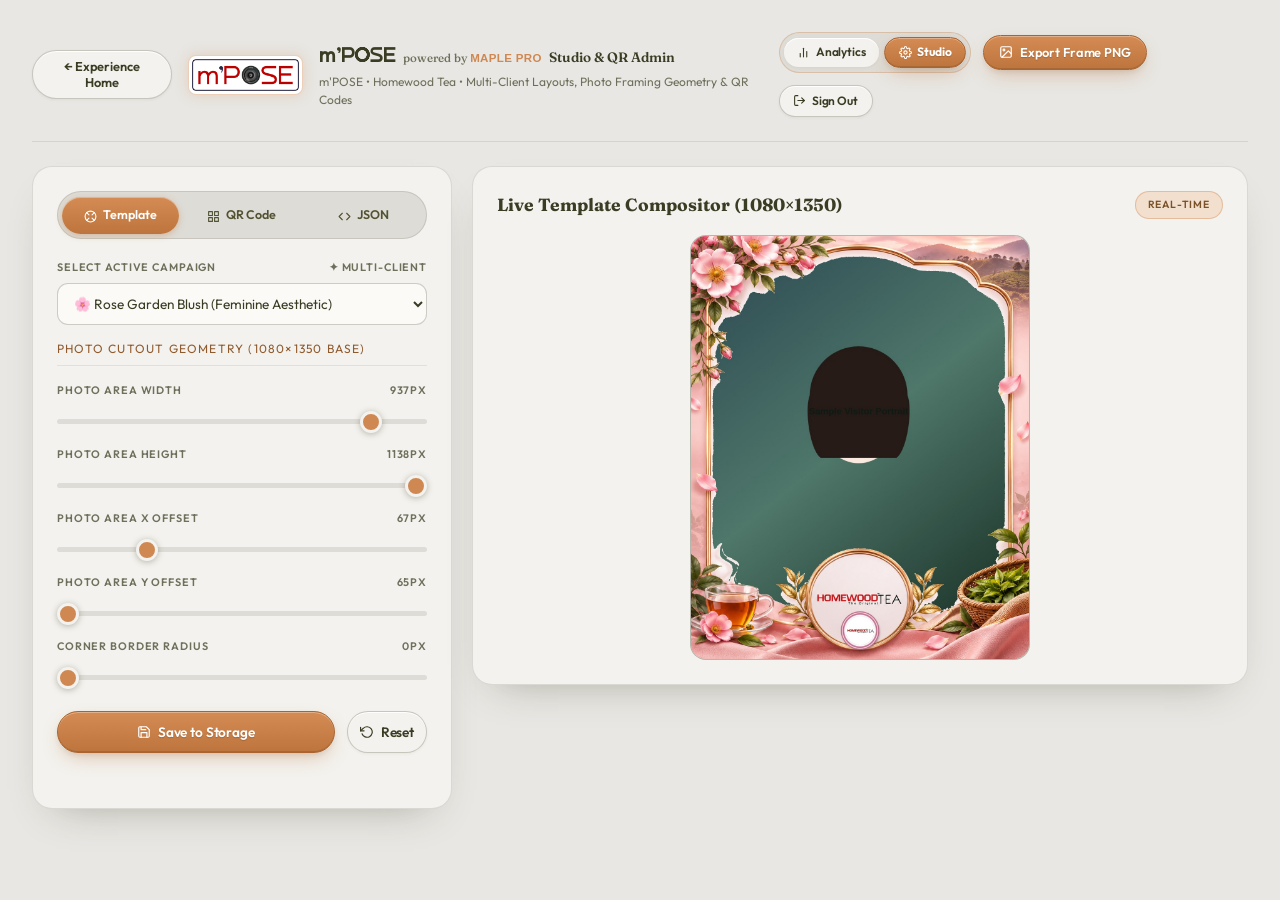
<file: admin.html>
<!DOCTYPE html>
<html lang="en">
<head>
  <meta charset="UTF-8" />
  <meta name="viewport" content="width=device-width, initial-scale=1.0" />
  <meta name="theme-color" content="#e8e7e3" />
  <title>Admin Studio | m'POSE powered by Maple Pro · Homewood Tea</title>
  <link rel="icon" type="image/x-icon" href="favicon.ico" />
  <link rel="shortcut icon" href="logo.ico" />
  <link rel="apple-touch-icon" href="logo.png" />
  <link rel="stylesheet" href="css/style.css" />
  <link rel="stylesheet" href="css/admin.css" />
</head>
<body>
  <!-- Auth is enforced server-side: this page is only served to a valid session. -->
  <div class="admin-container">
    <!-- Top Header -->
    <header style="display: flex; justify-content: space-between; align-items: center; padding-bottom: 1.5rem; border-bottom: 1px solid rgba(207, 136, 82, 0.25);">
      <div style="display: flex; align-items: center; gap: 1rem;">
        <a href="index.html" class="btn-secondary" style="font-size: 0.8rem; padding: 0.5rem 0.85rem;">
          ← Experience Home
        </a>
        <img src="mpose-logo.png" alt="m'POSE" style="height: 40px; width: auto; object-fit: contain; border-radius: 8px; background: #ffffff; padding: 3px; box-shadow: 0 0 14px rgba(207, 136, 82, 0.25); border: 1px solid rgba(207, 136, 82, 0.4);" />
        <div>
          <h1 class="gold-gradient-text" style="font-size: 1.35rem; font-weight: 700; display: flex; align-items: baseline; gap: 0.45rem; flex-wrap: wrap;">
            <span class="font-mpose" style="letter-spacing: 0.04em;">m'POSE</span>
            <span style="font-size: 0.72rem; color: var(--muted); font-weight: 500;">powered by <strong class="font-maple-pro" style="color: var(--accent); font-weight: 700; text-transform: uppercase;">Maple Pro</strong></span>
            <span style="font-size: 0.85rem; color: var(--ink); font-weight: 600;">Studio &amp; QR Admin</span>
          </h1>
          <p style="font-size: 0.75rem; color: var(--muted);">
            m'POSE • Homewood Tea • Multi-Client Layouts, Photo Framing Geometry &amp; QR Codes
          </p>
        </div>
      </div>
      <div style="display: flex; align-items: center; gap: 0.75rem; flex-wrap: wrap;">
        <!-- Admin Navigation Switcher -->
        <div style="display: inline-flex; align-items: center; background: var(--paper-deep); padding: 0.25rem; border-radius: 999px; border: 1px solid rgba(207, 136, 82, 0.35); gap: 0.3rem;">
          <a href="analytics.html" class="btn-secondary" style="font-size: 0.75rem; padding: 0.45rem 0.85rem; border-radius: 999px; border: none; text-decoration: none; display: inline-flex; align-items: center; gap: 0.35rem;">
            <svg viewBox="0 0 24 24" fill="none" stroke="currentColor" stroke-width="2" stroke-linecap="round" stroke-linejoin="round" style="width: 13px; height: 13px;"><line x1="18" y1="20" x2="18" y2="10"/><line x1="12" y1="20" x2="12" y2="4"/><line x1="6" y1="20" x2="6" y2="14"/></svg>
            <span>Analytics</span>
          </a>
          <a href="admin.html" class="btn-gold" style="font-size: 0.75rem; padding: 0.45rem 0.85rem; border-radius: 999px; text-decoration: none; font-weight: 700; display: inline-flex; align-items: center; gap: 0.35rem;">
            <svg viewBox="0 0 24 24" fill="none" stroke="currentColor" stroke-width="2" stroke-linecap="round" stroke-linejoin="round" style="width: 13px; height: 13px;"><circle cx="12" cy="12" r="3"/><path d="M19.4 15a1.65 1.65 0 0 0 .33 1.82l.06.06a2 2 0 0 1 0 2.83 2 2 0 0 1-2.83 0l-.06-.06a1.65 1.65 0 0 0-1.82-.33 1.65 1.65 0 0 0-1 1.51V21a2 2 0 0 1-2 2 2 2 0 0 1-2-2v-.09A1.65 1.65 0 0 0 9 19.4a1.65 1.65 0 0 0-1.82.33l-.06.06a2 2 0 0 1-2.83 0 2 2 0 0 1 0-2.83l.06-.06a1.65 1.65 0 0 0 .33-1.82 1.65 1.65 0 0 0-1.51-1H3a2 2 0 0 1-2-2 2 2 0 0 1 2-2h.09A1.65 1.65 0 0 0 4.6 9a1.65 1.65 0 0 0-.33-1.82l-.06-.06a2 2 0 0 1 0-2.83 2 2 0 0 1 2.83 0l.06.06a1.65 1.65 0 0 0 1.82.33H9a1.65 1.65 0 0 0 1-1.51V3a2 2 0 0 1 2-2 2 2 0 0 1 2 2v.09a1.65 1.65 0 0 0 1 1.51 1.65 1.65 0 0 0 1.82-.33l.06-.06a2 2 0 0 1 2.83 0 2 2 0 0 1 0 2.83l-.06.06a1.65 1.65 0 0 0-.33 1.82V9a1.65 1.65 0 0 0 1.51 1H21a2 2 0 0 1 2 2 2 2 0 0 1-2 2h-.09a1.65 1.65 0 0 0-1.51 1z"/></svg>
            <span>Studio</span>
          </a>
        </div>

        <button id="btn-export-frame" class="btn-gold" style="font-size: 0.8rem; padding: 0.55rem 0.95rem; display: inline-flex; align-items: center; gap: 0.4rem;">
          <svg viewBox="0 0 24 24" fill="none" stroke="currentColor" stroke-width="2" stroke-linecap="round" stroke-linejoin="round" style="width: 14px; height: 14px;"><rect x="3" y="3" width="18" height="18" rx="2" ry="2"/><circle cx="8.5" cy="8.5" r="1.5"/><polyline points="21 15 16 10 5 21"/></svg>
          <span>Export Frame PNG</span>
        </button>

        <button onclick="fetch('/api/logout', { method: 'POST' }).finally(() => window.location.replace('/login'));" class="btn-secondary" style="font-size: 0.75rem; padding: 0.5rem 0.85rem; border-radius: 999px; display: inline-flex; align-items: center; gap: 0.35rem;" title="Sign out of Admin">
          <svg viewBox="0 0 24 24" fill="none" stroke="currentColor" stroke-width="2" stroke-linecap="round" stroke-linejoin="round" style="width: 13px; height: 13px;"><path d="M9 21H5a2 2 0 0 1-2-2V5a2 2 0 0 1 2-2h4"/><polyline points="16 17 21 12 16 7"/><line x1="21" y1="12" x2="9" y2="12"/></svg>
          <span>Sign Out</span>
        </button>
      </div>
    </header>

    <!-- Main Grid -->
    <div class="admin-grid">
      <!-- Left Controls Panel -->
      <div class="admin-panel">
        <!-- Tabs -->
        <div class="admin-nav-tabs">
          <button class="admin-tab-btn active" data-tab="template">
            <svg viewBox="0 0 24 24" fill="none" stroke="currentColor" stroke-width="2" stroke-linecap="round" stroke-linejoin="round" style="width: 13px; height: 13px; display: inline-block; vertical-align: middle; margin-right: 4px;"><circle cx="12" cy="12" r="10"/><path d="m4.93 4.93 4.24 4.24"/><path d="m14.83 9.17 4.24-4.24"/><path d="m14.83 14.83 4.24 4.24"/><path d="m9.17 14.83-4.24 4.24"/></svg>
            Template
          </button>
          <button class="admin-tab-btn" data-tab="qrcodes">
            <svg viewBox="0 0 24 24" fill="none" stroke="currentColor" stroke-width="2" stroke-linecap="round" stroke-linejoin="round" style="width: 13px; height: 13px; display: inline-block; vertical-align: middle; margin-right: 4px;"><rect x="3" y="3" width="7" height="7"/><rect x="14" y="3" width="7" height="7"/><rect x="14" y="14" width="7" height="7"/><rect x="3" y="14" width="7" height="7"/></svg>
            QR Code
          </button>
          <button class="admin-tab-btn" data-tab="json">
            <svg viewBox="0 0 24 24" fill="none" stroke="currentColor" stroke-width="2" stroke-linecap="round" stroke-linejoin="round" style="width: 13px; height: 13px; display: inline-block; vertical-align: middle; margin-right: 4px;"><polyline points="16 18 22 12 16 6"/><polyline points="8 6 2 12 8 18"/></svg>
            JSON
          </button>
        </div>

        <!-- Campaign Selector -->
        <div class="admin-form-group">
          <label class="admin-label" for="select-campaign">
            <span>Select Active Campaign</span>
            <span>✦ Multi-Client</span>
          </label>
          <select id="select-campaign" class="admin-select">
            <option value="rose-garden">🌸 Rose Garden Blush (Feminine Aesthetic)</option>
            <option value="factory-museum">🏭 Tea Factory &amp; Museum (Panoramic Factory &amp; Filmstrip)</option>
            <option value="emerald-gold">🍃 Nilgiris Emerald &amp; Gold (Royal Gold &amp; Tea Terraces)</option>
            <option value="dark-roast">☕ Dark Roast Noir (Matte Obsidian &amp; Copper)</option>
            <option value="vintage-postcard">📜 Vintage Factory Postcard (Classic Sepia &amp; Postal Stamp)</option>
            <option value="lavender-serenity">🪻 Lavender Tea Garden (Floral Serenity)</option>
            <option value="nilgiris-adventure">🧭 Nilgiris Trail Adventure (Peak Expedition)</option>
            <option value="classic-heritage">✨ Imperial Gold Heritage (24K Gold &amp; Royal Velvet)</option>
            <option value="moments-scrapbook">📷 Moments Scrapbook Polaroid (Cardstock &amp; Stamps)</option>
          </select>
        </div>

        <!-- TAB 1: Template Sliders -->
        <div class="admin-tab-content" data-tab-content="template">
          <div style="font-size: 0.75rem; text-transform: uppercase; letter-spacing: 0.1em; color: #8f5a2d; margin-bottom: 1rem; border-bottom: 1px solid rgba(207, 136, 82, 0.2); padding-bottom: 0.4rem;">
            Photo Cutout Geometry (1080×1350 Base)
          </div>

          <div class="admin-form-group">
            <div class="admin-label">
              <span>Photo Area Width</span>
              <span id="val-w">900px</span>
            </div>
            <input type="range" id="input-w" min="500" max="1000" step="5" />
          </div>

          <div class="admin-form-group">
            <div class="admin-label">
              <span>Photo Area Height</span>
              <span id="val-h">870px</span>
            </div>
            <input type="range" id="input-h" min="500" max="1000" step="5" />
          </div>

          <div class="admin-form-group">
            <div class="admin-label">
              <span>Photo Area X Offset</span>
              <span id="val-x">90px</span>
            </div>
            <input type="range" id="input-x" min="0" max="300" step="2" />
          </div>

          <div class="admin-form-group">
            <div class="admin-label">
              <span>Photo Area Y Offset</span>
              <span id="val-y">220px</span>
            </div>
            <input type="range" id="input-y" min="100" max="400" step="2" />
          </div>

          <div class="admin-form-group">
            <div class="admin-label">
              <span>Corner Border Radius</span>
              <span id="val-r">44px</span>
            </div>
            <input type="range" id="input-r" min="0" max="100" step="2" />
          </div>

          <div style="display: flex; gap: 0.75rem; margin-top: 1.5rem;">
            <button id="btn-save-template" class="btn-gold" style="flex: 1; font-size: 0.85rem; padding: 0.75rem; display: inline-flex; align-items: center; justify-content: center; gap: 0.4rem;">
              <svg viewBox="0 0 24 24" fill="none" stroke="currentColor" stroke-width="2" stroke-linecap="round" stroke-linejoin="round" style="width: 14px; height: 14px;"><path d="M19 21H5a2 2 0 0 1-2-2V5a2 2 0 0 1 2-2h11l5 5v11a2 2 0 0 1-2 2z"/><polyline points="17 21 17 13 7 13 7 21"/><polyline points="7 3 7 8 15 8"/></svg>
              <span>Save to Storage</span>
            </button>
            <button id="btn-reset-defaults" class="btn-secondary" style="font-size: 0.85rem; padding: 0.75rem; display: inline-flex; align-items: center; justify-content: center; gap: 0.4rem;">
              <svg viewBox="0 0 24 24" fill="none" stroke="currentColor" stroke-width="2" stroke-linecap="round" stroke-linejoin="round" style="width: 14px; height: 14px;"><path d="M1 4v6h6"/><path d="M3.51 15a9 9 0 1 0 2.13-9.36L1 10"/></svg>
              <span>Reset</span>
            </button>
          </div>
          <div id="save-status-msg" style="font-size: 0.75rem; color: #3f6b3f; text-align: center; margin-top: 0.75rem; min-height: 1.2rem;"></div>
        </div>

        <!-- TAB 2: Printable QR Generator -->
        <div class="admin-tab-content" data-tab-content="qrcodes" style="display: none;">
          <div style="font-size: 0.75rem; text-transform: uppercase; letter-spacing: 0.1em; color: #8f5a2d; margin-bottom: 1rem; border-bottom: 1px solid rgba(207, 136, 82, 0.2); padding-bottom: 0.4rem;">
            Print-Ready Campaign QR Codes
          </div>

          <div class="admin-form-group">
            <label class="admin-label" for="admin-qr-url">Destination URL</label>
            <input type="text" id="admin-qr-url" class="admin-input" />
          </div>

          <div style="display: flex; justify-content: center; margin: 1.5rem 0;">
            <div id="admin-qr-container" style="padding: 1rem; background: #ffffff; border-radius: 1.25rem; box-shadow: 0 10px 25px var(--shadow);"></div>
          </div>

          <button id="btn-download-qr" class="btn-gold" style="width: 100%; font-size: 0.85rem; padding: 0.8rem; display: inline-flex; align-items: center; justify-content: center; gap: 0.4rem;">
            <svg viewBox="0 0 24 24" fill="none" stroke="currentColor" stroke-width="2" stroke-linecap="round" stroke-linejoin="round" style="width: 15px; height: 15px;"><path d="M21 15v4a2 2 0 0 1-2 2H5a2 2 0 0 1-2-2v-4"/><polyline points="7 10 12 15 17 10"/><line x1="12" y1="15" x2="12" y2="3"/></svg>
            <span>Download Printable QR Code (PNG)</span>
          </button>
        </div>

        <!-- TAB 3: JSON Config Viewer -->
        <div class="admin-tab-content" data-tab-content="json" style="display: none;">
          <div style="font-size: 0.75rem; text-transform: uppercase; letter-spacing: 0.1em; color: #8f5a2d; margin-bottom: 1rem; border-bottom: 1px solid rgba(207, 136, 82, 0.2); padding-bottom: 0.4rem;">
            Exportable Campaign JSON Definition
          </div>

          <textarea id="json-campaign-text" readonly style="width: 100%; height: 260px; background: #fbfaf7; border: 1px solid rgba(207, 136, 82, 0.3); border-radius: 0.75rem; padding: 0.85rem; color: var(--ink); font-family: monospace; font-size: 0.75rem; resize: vertical; outline: none; margin-bottom: 1rem;"></textarea>

          <button id="btn-copy-json" class="btn-gold" style="width: 100%; font-size: 0.85rem; padding: 0.8rem; display: inline-flex; align-items: center; justify-content: center; gap: 0.4rem;">
            <svg viewBox="0 0 24 24" fill="none" stroke="currentColor" stroke-width="2" stroke-linecap="round" stroke-linejoin="round" style="width: 15px; height: 15px;"><rect x="9" y="9" width="13" height="13" rx="2" ry="2"/><path d="M5 15H4a2 2 0 0 1-2-2V4a2 2 0 0 1 2-2h9a2 2 0 0 1 2 2v1"/></svg>
            <span>Copy JSON Configuration</span>
          </button>
        </div>
      </div>

      <!-- Right Live Preview Canvas -->
      <div class="admin-panel" style="display: flex; flex-direction: column; align-items: center; justify-content: center;">
        <div style="width: 100%; display: flex; justify-content: space-between; align-items: center; margin-bottom: 1rem;">
          <h3 class="font-serif" style="font-size: 1.1rem; color: var(--ink);">Live Template Compositor (1080×1350)</h3>
          <span class="badge-pill" style="font-size: 0.65rem;">Real-time</span>
        </div>

        <div class="preview-canvas-box" style="position: relative;">
          <img id="admin-preview-img" alt="Live template preview" />
          <div id="admin-preview-loading" style="display: none; position: absolute; inset: 0; background: rgba(232, 231, 227, 0.85); align-items: center; justify-content: center; font-size: 0.85rem; color: var(--nilgiri-gold);">
            Rendering live frame...
          </div>
        </div>
      </div>
    </div>
  </div>

  <!-- Pure JavaScript Scripts -->
  <script src="js/qrcode.min.js"></script>
  <script src="js/campaigns.js"></script>
  <script src="js/canvas-composer.js"></script>
  <script src="js/admin.js"></script>
</body>
</html>
</file>
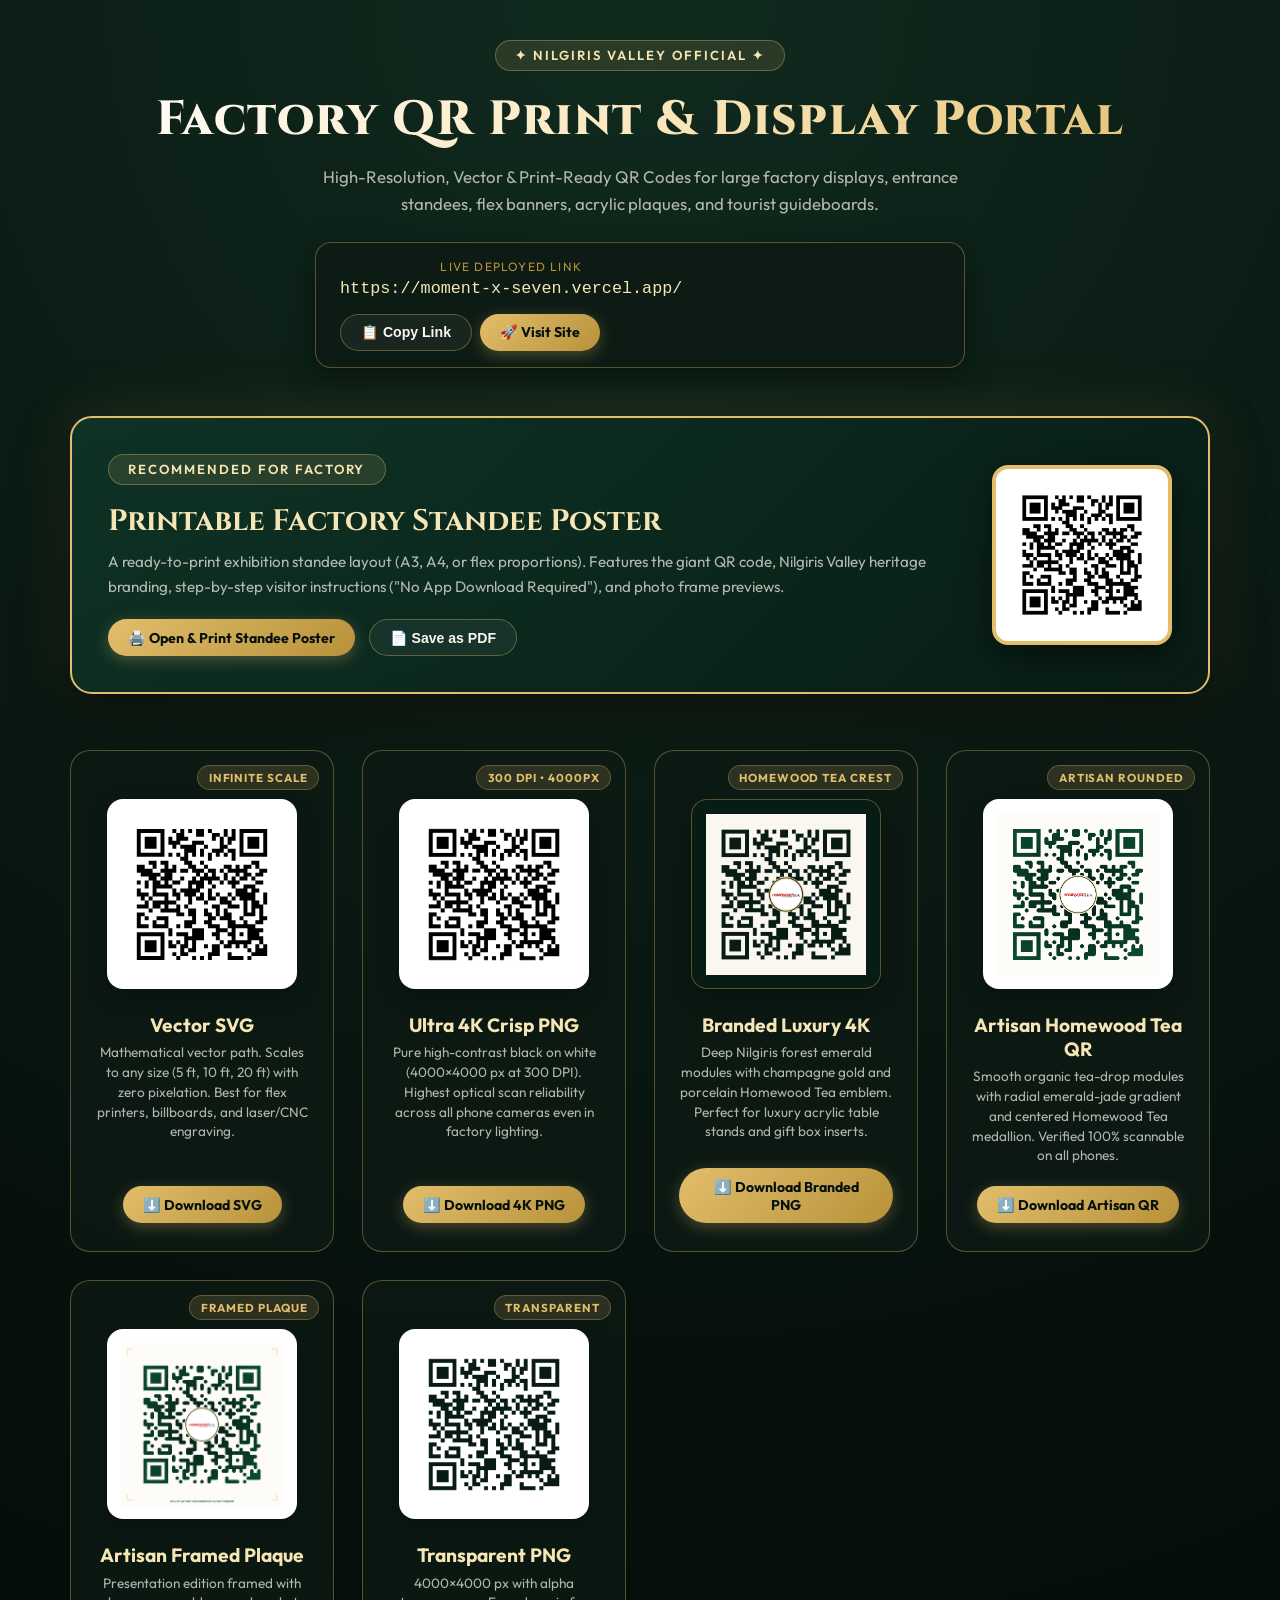
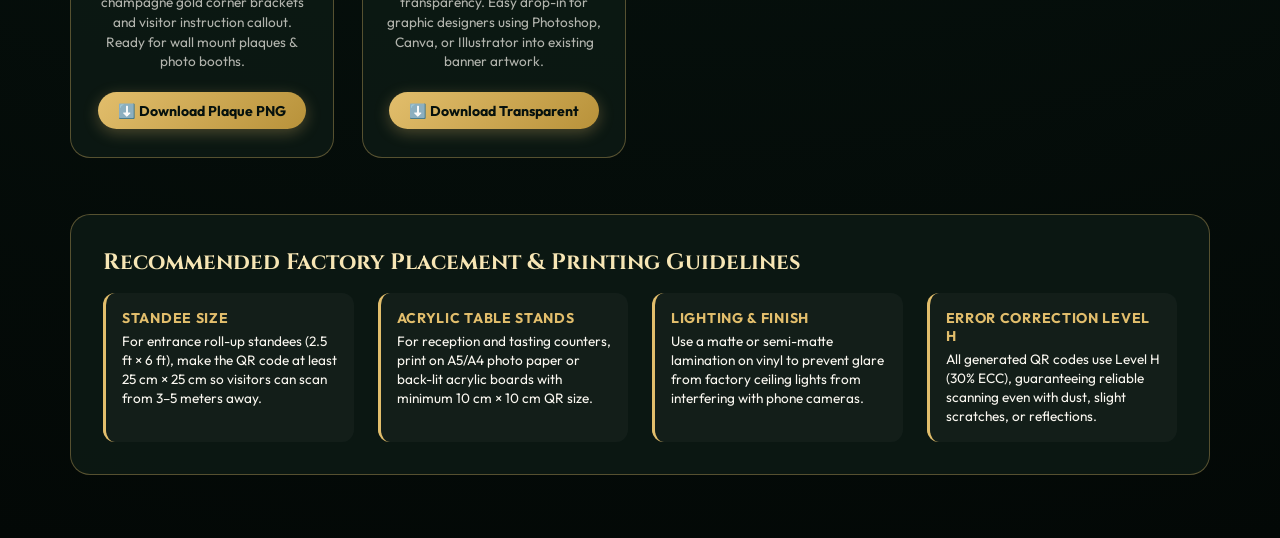
<file: factory_qr_portal.html>
<!DOCTYPE html>
<html lang="en">
<head>
  <meta charset="UTF-8" />
  <meta name="viewport" content="width=device-width, initial-scale=1.0" />
  <title>Nilgiris Valley | Factory QR Code & Print Portal</title>
  <link rel="preconnect" href="https://fonts.googleapis.com">
  <link rel="preconnect" href="https://fonts.gstatic.com" crossorigin>
  <link href="https://fonts.googleapis.com/css2?family=Cinzel:wght@600;700;800&family=Outfit:wght@300;400;500;600;700&display=swap" rel="stylesheet">
  <style>
    :root {
      --bg-dark: #06110d;
      --panel-dark: rgba(13, 27, 21, 0.85);
      --gold-primary: #e2be6c;
      --gold-light: #f7e6b5;
      --gold-accent: #b8923a;
      --text-light: #faf7f0;
      --text-muted: rgba(250, 247, 240, 0.7);
      --border-gold: rgba(226, 190, 108, 0.35);
    }

    * {
      box-sizing: border-box;
      margin: 0;
      padding: 0;
    }

    body {
      font-family: 'Outfit', sans-serif;
      background: radial-gradient(circle at 50% 0%, #102a1e 0%, #06110d 60%, #030806 100%);
      color: var(--text-light);
      min-height: 100vh;
      padding: 2.5rem 1.25rem 4rem;
      -webkit-font-smoothing: antialiased;
    }

    .container {
      max-width: 1140px;
      margin: 0 auto;
    }

    header {
      text-align: center;
      margin-bottom: 3rem;
    }

    .brand-badge {
      display: inline-flex;
      align-items: center;
      gap: 0.5rem;
      padding: 0.4rem 1.2rem;
      border-radius: 999px;
      background: rgba(226, 190, 108, 0.12);
      border: 1px solid var(--border-gold);
      color: var(--gold-light);
      font-size: 0.82rem;
      font-weight: 600;
      letter-spacing: 0.15em;
      text-transform: uppercase;
      margin-bottom: 1rem;
    }

    h1 {
      font-family: 'Cinzel', serif;
      font-size: clamp(2rem, 4.5vw, 3rem);
      font-weight: 800;
      background: linear-gradient(135deg, #ffffff 0%, #fae8be 50%, #e2be6c 100%);
      -webkit-background-clip: text;
      -webkit-text-fill-color: transparent;
      margin-bottom: 0.75rem;
      letter-spacing: 0.03em;
    }

    .subtitle {
      font-size: 1.05rem;
      color: var(--text-muted);
      max-width: 650px;
      margin: 0 auto 1.5rem;
      line-height: 1.6;
    }

    /* Live Link Banner */
    .link-banner {
      background: var(--panel-dark);
      border: 1px solid var(--border-gold);
      border-radius: 16px;
      padding: 1rem 1.5rem;
      max-width: 650px;
      margin: 0 auto 2.5rem;
      display: flex;
      align-items: center;
      justify-content: space-between;
      gap: 1rem;
      flex-wrap: wrap;
      box-shadow: 0 10px 30px rgba(0,0,0,0.4);
    }

    .link-text {
      font-family: monospace;
      font-size: 1.05rem;
      color: var(--gold-light);
      word-break: break-all;
    }

    .btn {
      display: inline-flex;
      align-items: center;
      gap: 0.5rem;
      background: linear-gradient(135deg, #e2be6c 0%, #b8923a 100%);
      color: #06110d;
      border: none;
      padding: 0.6rem 1.25rem;
      font-size: 0.88rem;
      font-weight: 700;
      border-radius: 999px;
      cursor: pointer;
      text-decoration: none;
      transition: all 0.2s ease;
      box-shadow: 0 4px 15px rgba(226, 190, 108, 0.3);
    }
    .btn:hover {
      transform: translateY(-2px);
      box-shadow: 0 6px 20px rgba(226, 190, 108, 0.5);
    }

    .btn-outline {
      background: rgba(255, 255, 255, 0.05);
      color: var(--text-light);
      border: 1px solid var(--border-gold);
      box-shadow: none;
    }
    .btn-outline:hover {
      background: rgba(226, 190, 108, 0.15);
      border-color: var(--gold-primary);
    }

    /* Standee Showcase Banner */
    .standee-feature-card {
      background: linear-gradient(135deg, rgba(16, 59, 44, 0.7) 0%, rgba(8, 28, 21, 0.95) 100%);
      border: 2px solid var(--gold-primary);
      border-radius: 22px;
      padding: 2.25rem;
      display: flex;
      align-items: center;
      justify-content: space-between;
      gap: 2rem;
      flex-wrap: wrap;
      margin-bottom: 3.5rem;
      box-shadow: 0 20px 50px rgba(0,0,0,0.6), 0 0 60px rgba(226, 190, 108, 0.15);
    }

    .standee-feature-info {
      flex: 1;
      min-width: 280px;
    }
    .standee-feature-info h2 {
      font-family: 'Cinzel', serif;
      font-size: 1.85rem;
      color: var(--gold-light);
      margin-bottom: 0.6rem;
    }
    .standee-feature-info p {
      color: var(--text-muted);
      line-height: 1.6;
      margin-bottom: 1.25rem;
      font-size: 0.95rem;
    }

    /* QR Grid */
    .qr-grid {
      display: grid;
      grid-template-columns: repeat(auto-fit, minmax(250px, 1fr));
      gap: 1.75rem;
      margin-bottom: 3.5rem;
    }

    .qr-card {
      background: var(--panel-dark);
      border: 1px solid var(--border-gold);
      border-radius: 20px;
      padding: 1.75rem 1.5rem;
      display: flex;
      flex-direction: column;
      align-items: center;
      text-align: center;
      transition: all 0.3s ease;
      position: relative;
      overflow: hidden;
    }
    .qr-card:hover {
      transform: translateY(-5px);
      border-color: var(--gold-primary);
      box-shadow: 0 15px 40px rgba(0,0,0,0.6), 0 0 30px rgba(226, 190, 108, 0.2);
    }

    .badge-tag {
      position: absolute;
      top: 14px;
      right: 14px;
      font-size: 0.72rem;
      font-weight: 700;
      text-transform: uppercase;
      letter-spacing: 0.08em;
      padding: 0.25rem 0.65rem;
      border-radius: 999px;
      background: rgba(226, 190, 108, 0.15);
      color: var(--gold-primary);
      border: 1px solid rgba(226, 190, 108, 0.3);
    }

    .preview-box {
      width: 190px;
      height: 190px;
      background: #ffffff;
      border-radius: 16px;
      padding: 0.85rem;
      display: flex;
      align-items: center;
      justify-content: center;
      margin: 1.25rem 0 1.5rem;
      box-shadow: 0 8px 25px rgba(0,0,0,0.3);
    }
    .preview-box.dark-box {
      background: #081c15;
      border: 1px solid var(--border-gold);
    }

    .preview-box img,
    .preview-box svg {
      width: 100%;
      height: 100%;
      object-fit: contain;
      display: block;
    }

    .qr-card h3 {
      font-size: 1.2rem;
      color: var(--gold-light);
      margin-bottom: 0.4rem;
    }

    .qr-card p {
      font-size: 0.85rem;
      color: var(--text-muted);
      margin-bottom: 1.25rem;
      line-height: 1.45;
      flex: 1;
    }

    /* Print Specs Section */
    .specs-panel {
      background: var(--panel-dark);
      border: 1px solid var(--border-gold);
      border-radius: 20px;
      padding: 2rem;
    }
    .specs-panel h3 {
      font-family: 'Cinzel', serif;
      font-size: 1.4rem;
      color: var(--gold-light);
      margin-bottom: 1rem;
    }
    .specs-grid {
      display: grid;
      grid-template-columns: repeat(auto-fit, minmax(220px, 1fr));
      gap: 1.5rem;
    }
    .spec-item {
      background: rgba(255,255,255,0.03);
      padding: 1rem;
      border-radius: 12px;
      border-left: 3px solid var(--gold-primary);
    }
    .spec-item h4 {
      font-size: 0.88rem;
      color: var(--gold-primary);
      margin-bottom: 0.3rem;
      text-transform: uppercase;
      letter-spacing: 0.05em;
    }
    .spec-item p {
      font-size: 0.85rem;
      color: var(--text-light);
      line-height: 1.4;
    }
  </style>
</head>
<body>

  <div class="container">
    <header>
      <div class="brand-badge">✦ Nilgiris Valley Official ✦</div>
      <h1>Factory QR Print & Display Portal</h1>
      <p class="subtitle">
        High-Resolution, Vector & Print-Ready QR Codes for large factory displays, entrance standees, flex banners, acrylic plaques, and tourist guideboards.
      </p>

      <div class="link-banner">
        <div>
          <span style="font-size: 0.75rem; text-transform: uppercase; letter-spacing: 0.1em; color: var(--gold-accent); display: block; margin-bottom: 0.2rem;">Live Deployed Link</span>
          <span class="link-text" id="live-url">https://moment-x-seven.vercel.app/</span>
        </div>
        <div style="display: flex; gap: 0.5rem;">
          <button class="btn btn-outline" onclick="copyLink()">📋 Copy Link</button>
          <a href="https://moment-x-seven.vercel.app/" target="_blank" class="btn">🚀 Visit Site</a>
        </div>
      </div>
    </header>

    <!-- Standee Poster Spotlight -->
    <section class="standee-feature-card">
      <div class="standee-feature-info">
        <span class="brand-badge">Recommended for Factory</span>
        <h2>Printable Factory Standee Poster</h2>
        <p>
          A ready-to-print exhibition standee layout (A3, A4, or flex proportions). Features the giant QR code, Nilgiris Valley heritage branding, step-by-step visitor instructions ("No App Download Required"), and photo frame previews.
        </p>
        <div style="display: flex; gap: 0.85rem; flex-wrap: wrap;">
          <a href="factory_standee_poster.html" target="_blank" class="btn">
            🖨️ Open & Print Standee Poster
          </a>
          <button class="btn btn-outline" onclick="window.open('factory_standee_poster.html?print=true')">
            📄 Save as PDF
          </button>
        </div>
      </div>
      <div style="width: 180px; height: 180px; background: #fff; border-radius: 16px; padding: 12px; border: 4px solid var(--gold-primary); box-shadow: 0 10px 30px rgba(0,0,0,0.5);">
        <img src="nilgiris_factory_qr_4k.png" alt="QR Preview" style="width: 100%; height: 100%; object-fit: contain;" />
      </div>
    </section>

    <!-- 4 QR Formats Grid -->
    <section class="qr-grid">
      <!-- 1. Vector SVG -->
      <article class="qr-card">
        <span class="badge-tag">Infinite Scale</span>
        <div class="preview-box">
          <img src="nilgiris_factory_qr_vector.svg" alt="Vector SVG" />
        </div>
        <h3>Vector SVG</h3>
        <p>Mathematical vector path. Scales to any size (5 ft, 10 ft, 20 ft) with zero pixelation. Best for flex printers, billboards, and laser/CNC engraving.</p>
        <a href="nilgiris_factory_qr_vector.svg" download="nilgiris_factory_qr_vector.svg" class="btn">
          ⬇️ Download SVG
        </a>
      </article>

      <!-- 2. Ultra 4K PNG -->
      <article class="qr-card">
        <span class="badge-tag">300 DPI • 4000px</span>
        <div class="preview-box">
          <img src="nilgiris_factory_qr_4k.png" alt="4K High-Res" />
        </div>
        <h3>Ultra 4K Crisp PNG</h3>
        <p>Pure high-contrast black on white (4000×4000 px at 300 DPI). Highest optical scan reliability across all phone cameras even in factory lighting.</p>
        <a href="nilgiris_factory_qr_4k.png" download="nilgiris_factory_qr_4k.png" class="btn">
          ⬇️ Download 4K PNG
        </a>
      </article>

      <!-- 3. Branded Gold Edition -->
      <article class="qr-card">
        <span class="badge-tag">Homewood Tea Crest</span>
        <div class="preview-box dark-box">
          <img src="nilgiris_factory_qr_branded.png" alt="Branded QR" />
        </div>
        <h3>Branded Luxury 4K</h3>
        <p>Deep Nilgiris forest emerald modules with champagne gold and porcelain Homewood Tea emblem. Perfect for luxury acrylic table stands and gift box inserts.</p>
        <a href="nilgiris_factory_qr_branded.png" download="nilgiris_factory_qr_branded.png" class="btn">
          ⬇️ Download Branded PNG
        </a>
      </article>

      <!-- 4. Artisan Organic Homewood QR -->
      <article class="qr-card">
        <span class="badge-tag">Artisan Rounded</span>
        <div class="preview-box">
          <img src="nilgiris_unique_artisan_qr.png" alt="Artisan Homewood QR" />
        </div>
        <h3>Artisan Homewood Tea QR</h3>
        <p>Smooth organic tea-drop modules with radial emerald-jade gradient and centered Homewood Tea medallion. Verified 100% scannable on all phones.</p>
        <a href="nilgiris_unique_artisan_qr.png" download="nilgiris_unique_artisan_qr.png" class="btn">
          ⬇️ Download Artisan QR
        </a>
      </article>

      <!-- 5. Presentation Plaque Edition -->
      <article class="qr-card">
        <span class="badge-tag">Framed Plaque</span>
        <div class="preview-box">
          <img src="nilgiris_unique_artisan_plaque.png" alt="Plaque Edition" />
        </div>
        <h3>Artisan Framed Plaque</h3>
        <p>Presentation edition framed with champagne gold corner brackets and visitor instruction callout. Ready for wall mount plaques & photo booths.</p>
        <a href="nilgiris_unique_artisan_plaque.png" download="nilgiris_unique_artisan_plaque.png" class="btn">
          ⬇️ Download Plaque PNG
        </a>
      </article>

      <!-- 6. Transparent PNG -->
      <article class="qr-card">
        <span class="badge-tag">Transparent</span>
        <div class="preview-box">
          <img src="nilgiris_factory_qr_transparent.png" alt="Transparent QR" />
        </div>
        <h3>Transparent PNG</h3>
        <p>4000×4000 px with alpha transparency. Easy drop-in for graphic designers using Photoshop, Canva, or Illustrator into existing banner artwork.</p>
        <a href="nilgiris_factory_qr_transparent.png" download="nilgiris_factory_qr_transparent.png" class="btn">
          ⬇️ Download Transparent
        </a>
      </article>
    </section>

    <!-- Factory Printing Specs -->
    <section class="specs-panel">
      <h3>Recommended Factory Placement & Printing Guidelines</h3>
      <div class="specs-grid">
        <div class="spec-item">
          <h4>Standee Size</h4>
          <p>For entrance roll-up standees (2.5 ft × 6 ft), make the QR code at least 25 cm × 25 cm so visitors can scan from 3–5 meters away.</p>
        </div>
        <div class="spec-item">
          <h4>Acrylic Table Stands</h4>
          <p>For reception and tasting counters, print on A5/A4 photo paper or back-lit acrylic boards with minimum 10 cm × 10 cm QR size.</p>
        </div>
        <div class="spec-item">
          <h4>Lighting & Finish</h4>
          <p>Use a matte or semi-matte lamination on vinyl to prevent glare from factory ceiling lights from interfering with phone cameras.</p>
        </div>
        <div class="spec-item">
          <h4>Error Correction Level H</h4>
          <p>All generated QR codes use Level H (30% ECC), guaranteeing reliable scanning even with dust, slight scratches, or reflections.</p>
        </div>
      </div>
    </section>
  </div>

  <script>
    function copyLink() {
      const url = document.getElementById('live-url').textContent;
      navigator.clipboard.writeText(url).then(() => {
        alert('Copied URL to clipboard: ' + url);
      });
    }
  </script>
</body>
</html>
</file>
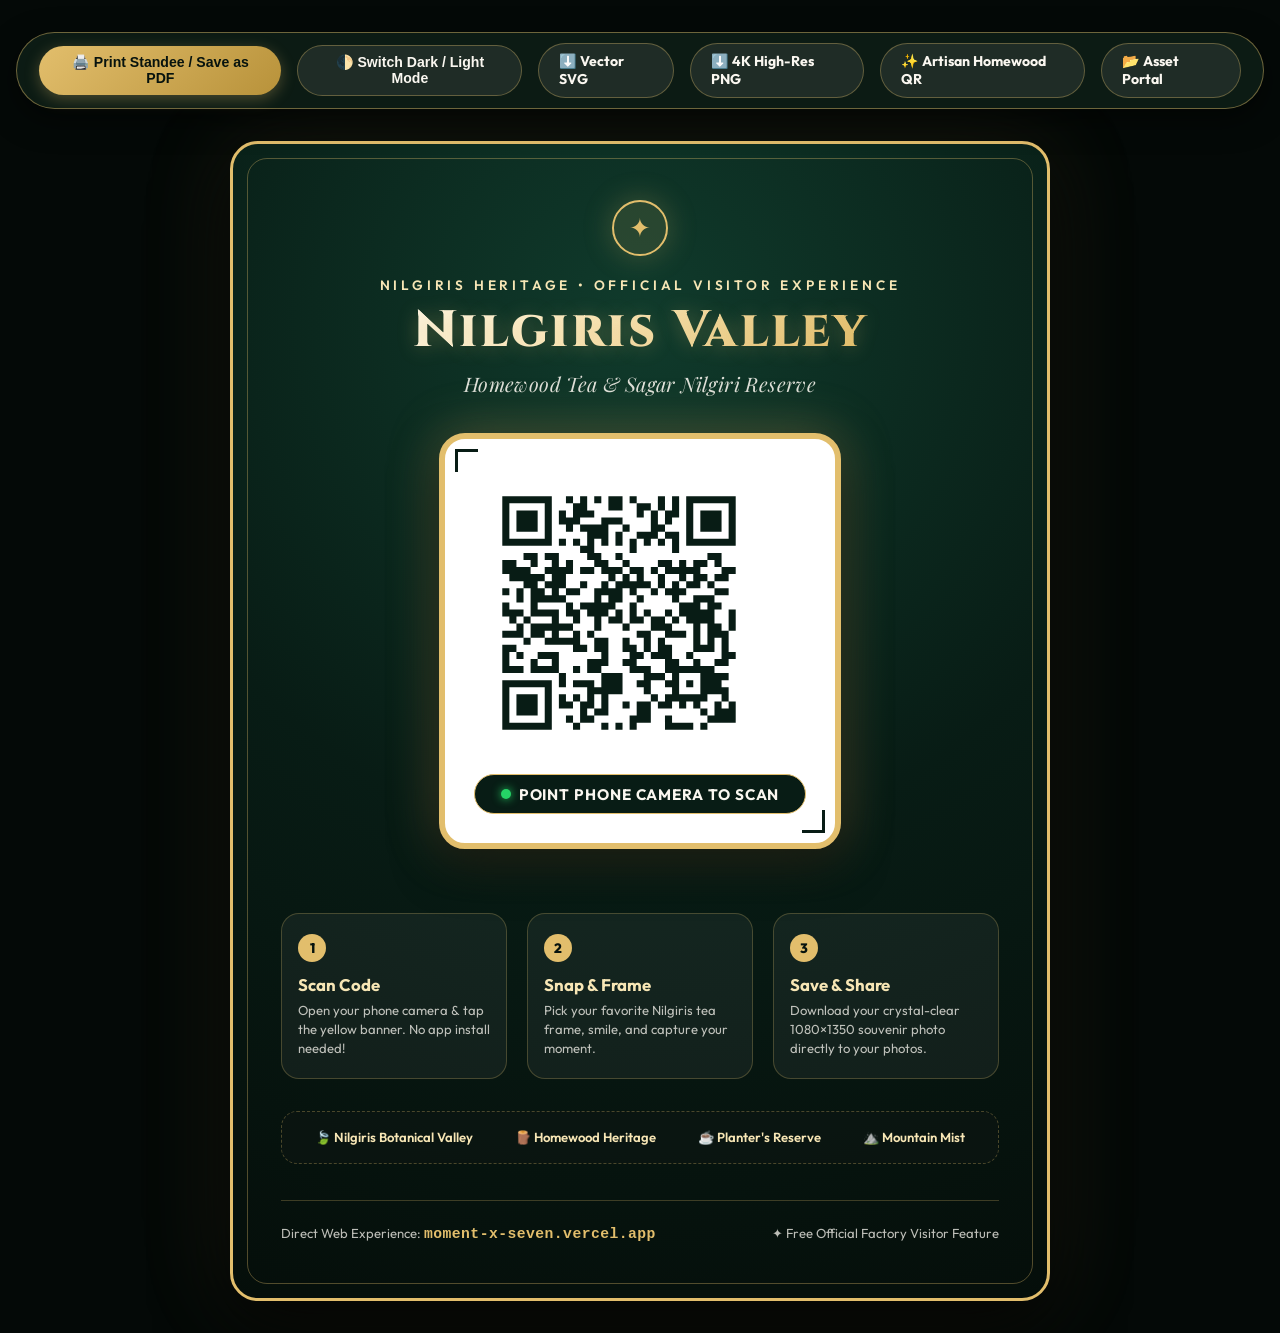
<file: factory_standee_poster.html>
<!DOCTYPE html>
<html lang="en">
<head>
  <meta charset="UTF-8" />
  <meta name="viewport" content="width=device-width, initial-scale=1.0" />
  <title>Nilgiris Valley Factory Standee Poster | Print Ready</title>
  <link rel="preconnect" href="https://fonts.googleapis.com">
  <link rel="preconnect" href="https://fonts.gstatic.com" crossorigin>
  <link href="https://fonts.googleapis.com/css2?family=Cinzel:wght@600;700;800;900&family=Outfit:wght@300;400;500;600;700;800&family=Playfair+Display:ital,wght@0,600;0,700;1,600&display=swap" rel="stylesheet">
  <style>
    :root {
      --bg-dark: #07130e;
      --bg-card: rgba(13, 29, 22, 0.88);
      --forest-deep: #081c15;
      --forest-emerald: #103b2c;
      --gold-primary: #e2be6c;
      --gold-light: #f7e6b5;
      --gold-dark: #b8923a;
      --text-light: #faf7f0;
      --text-muted: rgba(250, 247, 240, 0.75);
      --border-gold: rgba(226, 190, 108, 0.45);
    }

    * {
      box-sizing: border-box;
      margin: 0;
      padding: 0;
    }

    body {
      font-family: 'Outfit', sans-serif;
      background: #040907;
      color: var(--text-light);
      min-height: 100vh;
      display: flex;
      flex-direction: column;
      align-items: center;
      padding: 2rem 1rem;
      -webkit-font-smoothing: antialiased;
    }

    /* Print Setup for A3/A4/Flex Boards */
    @page {
      size: A3 portrait;
      margin: 0;
    }

    @media print {
      body {
        background: transparent !important;
        padding: 0 !important;
      }
      .no-print {
        display: none !important;
      }
      .poster-container {
        box-shadow: none !important;
        border: none !important;
        width: 100vw !important;
        height: 100vh !important;
        max-width: 100vw !important;
        border-radius: 0 !important;
        page-break-after: avoid;
        page-break-inside: avoid;
      }
    }

    /* Floating Toolbar (Interactive) */
    .controls-bar {
      position: sticky;
      top: 1rem;
      z-index: 100;
      background: rgba(13, 29, 22, 0.95);
      backdrop-filter: blur(12px);
      border: 1px solid var(--border-gold);
      border-radius: 999px;
      padding: 0.6rem 1.4rem;
      display: flex;
      align-items: center;
      gap: 1rem;
      box-shadow: 0 10px 30px rgba(0, 0, 0, 0.5);
      margin-bottom: 2rem;
    }

    .btn {
      display: inline-flex;
      align-items: center;
      gap: 0.5rem;
      background: linear-gradient(135deg, #e2be6c 0%, #b8923a 100%);
      color: #07130e;
      border: none;
      padding: 0.55rem 1.25rem;
      font-size: 0.88rem;
      font-weight: 700;
      border-radius: 999px;
      cursor: pointer;
      text-decoration: none;
      transition: all 0.2s ease;
      box-shadow: 0 4px 15px rgba(226, 190, 108, 0.3);
    }
    .btn:hover {
      transform: translateY(-2px);
      box-shadow: 0 6px 20px rgba(226, 190, 108, 0.5);
    }
    .btn-secondary {
      background: rgba(255, 255, 255, 0.08);
      color: var(--text-light);
      border: 1px solid rgba(226, 190, 108, 0.35);
      box-shadow: none;
    }
    .btn-secondary:hover {
      background: rgba(226, 190, 108, 0.2);
    }

    /* Main Poster Canvas (Proportioned for A3 / Large Banner) */
    .poster-container {
      width: 100%;
      max-width: 820px;
      background: radial-gradient(circle at 50% 15%, #103b2c 0%, #081c15 50%, #050e0a 100%);
      border: 3px solid var(--gold-primary);
      border-radius: 28px;
      position: relative;
      overflow: hidden;
      padding: 3.5rem 3rem;
      box-shadow: 0 25px 70px rgba(0, 0, 0, 0.8), 0 0 100px rgba(226, 190, 108, 0.12);
      text-align: center;
    }

    /* Double Gold Luxury Ornate Border */
    .poster-inner-border {
      position: absolute;
      top: 14px;
      left: 14px;
      right: 14px;
      bottom: 14px;
      border: 1px solid rgba(226, 190, 108, 0.35);
      border-radius: 20px;
      pointer-events: none;
    }

    /* Heritage Crest */
    .crest-icon {
      width: 56px;
      height: 56px;
      margin: 0 auto 1.25rem;
      background: rgba(226, 190, 108, 0.12);
      border: 2px solid var(--gold-primary);
      border-radius: 50%;
      display: flex;
      align-items: center;
      justify-content: center;
      font-size: 1.6rem;
      color: var(--gold-primary);
      box-shadow: 0 0 30px rgba(226, 190, 108, 0.25);
    }

    .brand-eyebrow {
      font-size: 0.85rem;
      letter-spacing: 0.28em;
      text-transform: uppercase;
      color: var(--gold-light);
      font-weight: 600;
      margin-bottom: 0.5rem;
    }

    .brand-title {
      font-family: 'Cinzel', serif;
      font-size: clamp(2.2rem, 5vw, 3.2rem);
      font-weight: 800;
      letter-spacing: 0.05em;
      background: linear-gradient(135deg, #ffffff 0%, #fae8be 40%, #e2be6c 80%, #b8923a 100%);
      -webkit-background-clip: text;
      -webkit-text-fill-color: transparent;
      line-height: 1.15;
      margin-bottom: 0.6rem;
      text-shadow: 0 2px 20px rgba(226, 190, 108, 0.3);
    }

    .brand-sub {
      font-family: 'Playfair Display', serif;
      font-style: italic;
      font-size: 1.25rem;
      color: rgba(250, 247, 240, 0.88);
      margin-bottom: 2.25rem;
      letter-spacing: 0.02em;
    }

    /* Prominent QR Display Box */
    .qr-hero-card {
      background: #ffffff;
      border-radius: 26px;
      padding: 1.8rem;
      display: inline-block;
      margin: 0 auto 2rem;
      box-shadow: 0 18px 45px rgba(0, 0, 0, 0.6), 0 0 50px rgba(226, 190, 108, 0.35);
      border: 6px solid var(--gold-primary);
      position: relative;
    }

    .qr-hero-card::before, .qr-hero-card::after {
      content: '';
      position: absolute;
      width: 20px;
      height: 20px;
      border-color: #081c15;
      border-style: solid;
      pointer-events: none;
    }
    .qr-hero-card::before {
      top: 10px;
      left: 10px;
      border-width: 3px 0 0 3px;
    }
    .qr-hero-card::after {
      bottom: 10px;
      right: 10px;
      border-width: 0 3px 3px 0;
    }

    .qr-image-wrapper {
      width: 290px;
      height: 290px;
      display: flex;
      align-items: center;
      justify-content: center;
    }

    .qr-image-wrapper svg,
    .qr-image-wrapper img {
      width: 100%;
      height: 100%;
      display: block;
    }

    .scan-cta-pill {
      background: #081c15;
      color: #faf7f0;
      padding: 0.6rem 1.6rem;
      border-radius: 999px;
      font-size: 0.95rem;
      font-weight: 700;
      letter-spacing: 0.06em;
      text-transform: uppercase;
      margin-top: 1rem;
      border: 1.5px solid var(--gold-primary);
      display: flex;
      align-items: center;
      justify-content: center;
      gap: 0.5rem;
    }

    .scan-cta-pill span.pulse {
      width: 10px;
      height: 10px;
      background: #25d366;
      border-radius: 50%;
      box-shadow: 0 0 10px #25d366;
      animation: pulseAnim 1.6s infinite;
    }

    @keyframes pulseAnim {
      0%, 100% { transform: scale(1); opacity: 1; }
      50% { transform: scale(1.3); opacity: 0.6; }
    }

    /* 3-Step Simple Tourist Guide */
    .steps-grid {
      display: grid;
      grid-template-columns: repeat(3, 1fr);
      gap: 1.25rem;
      margin: 2rem 0;
      text-align: left;
    }

    .step-card {
      background: rgba(255, 255, 255, 0.05);
      border: 1px solid rgba(226, 190, 108, 0.25);
      border-radius: 18px;
      padding: 1.25rem 1rem;
      position: relative;
    }

    .step-num {
      width: 28px;
      height: 28px;
      background: var(--gold-primary);
      color: #07130e;
      border-radius: 50%;
      font-size: 0.85rem;
      font-weight: 800;
      display: flex;
      align-items: center;
      justify-content: center;
      margin-bottom: 0.75rem;
    }

    .step-title {
      font-size: 1.05rem;
      font-weight: 700;
      color: var(--gold-light);
      margin-bottom: 0.35rem;
    }

    .step-desc {
      font-size: 0.82rem;
      color: var(--text-muted);
      line-height: 1.45;
    }

    /* Frame Preview Ribbons */
    .frames-preview-bar {
      margin-top: 1.75rem;
      padding: 1.1rem;
      background: rgba(14, 23, 19, 0.6);
      border-radius: 16px;
      border: 1px dashed rgba(226, 190, 108, 0.3);
      display: flex;
      align-items: center;
      justify-content: space-around;
      flex-wrap: wrap;
      gap: 0.75rem;
    }

    .frame-tag-item {
      font-size: 0.82rem;
      font-weight: 600;
      color: var(--gold-light);
      display: flex;
      align-items: center;
      gap: 0.4rem;
    }

    /* Footer Info */
    .poster-footer {
      margin-top: 2.25rem;
      padding-top: 1.5rem;
      border-top: 1px solid rgba(226, 190, 108, 0.25);
      display: flex;
      align-items: center;
      justify-content: space-between;
      flex-wrap: wrap;
      gap: 1rem;
      font-size: 0.82rem;
      color: var(--text-muted);
    }

    .url-display {
      font-family: monospace;
      color: var(--gold-primary);
      font-size: 0.92rem;
      font-weight: 600;
      letter-spacing: 0.03em;
    }

    /* High-Contrast Print Theme Toggle */
    body.light-theme .poster-container {
      background: #ffffff !important;
      color: #081c15 !important;
      border-color: #081c15 !important;
      box-shadow: none !important;
    }
    body.light-theme .poster-inner-border {
      border-color: rgba(8, 28, 21, 0.25) !important;
    }
    body.light-theme .brand-title {
      background: none !important;
      -webkit-text-fill-color: #081c15 !important;
      color: #081c15 !important;
      text-shadow: none !important;
    }
    body.light-theme .brand-eyebrow {
      color: #b8923a !important;
    }
    body.light-theme .brand-sub {
      color: #334d40 !important;
    }
    body.light-theme .step-card {
      background: #f7f9f8 !important;
      border-color: #d1ddd7 !important;
    }
    body.light-theme .step-title {
      color: #081c15 !important;
    }
    body.light-theme .step-desc {
      color: #4a5c53 !important;
    }
    body.light-theme .frames-preview-bar {
      background: #f2f7f4 !important;
      border-color: #081c15 !important;
    }
    body.light-theme .frame-tag-item {
      color: #081c15 !important;
    }
    body.light-theme .poster-footer {
      border-top-color: #d1ddd7 !important;
      color: #4a5c53 !important;
    }
    body.light-theme .url-display {
      color: #081c15 !important;
    }
    body.light-theme .scan-cta-pill {
      background: #081c15 !important;
      color: #ffffff !important;
    }
  </style>
</head>
<body>

  <!-- Floating Control Bar (Hidden when printed) -->
  <aside class="controls-bar no-print">
    <button class="btn" onclick="window.print()">
      🖨️ Print Standee / Save as PDF
    </button>
    <button class="btn btn-secondary" onclick="toggleTheme()">
      🌓 Switch Dark / Light Mode
    </button>
    <a href="nilgiris_factory_qr_vector.svg" download="nilgiris_factory_qr_vector.svg" class="btn btn-secondary">
      ⬇️ Vector SVG
    </a>
    <a href="nilgiris_factory_qr_4k.png" download="nilgiris_factory_qr_4k.png" class="btn btn-secondary">
      ⬇️ 4K High-Res PNG
    </a>
    <a href="nilgiris_unique_artisan_qr.png" download="nilgiris_unique_artisan_qr.png" class="btn btn-secondary">
      ✨ Artisan Homewood QR
    </a>
    <a href="factory_qr_portal.html" class="btn btn-secondary">
      📂 Asset Portal
    </a>
  </aside>

  <!-- Printable Standee Poster Container -->
  <main class="poster-container" id="poster">
    <div class="poster-inner-border"></div>

    <!-- Header / Brand Crest -->
    <header>
      <div class="crest-icon">✦</div>
      <p class="brand-eyebrow">Nilgiris Heritage • Official Visitor Experience</p>
      <h1 class="brand-title">Nilgiris Valley</h1>
      <p class="brand-sub">Homewood Tea & Sagar Nilgiri Reserve</p>
    </header>

    <!-- Center QR Hero Box -->
    <section class="qr-hero-card" aria-label="QR Code Scanner">
      <div class="qr-image-wrapper">
        <!-- Direct Vector SVG Embedding for Infinite Crisp Printing -->
        <svg class="nilgiris-factory-qr" width="100%" height="100%" version="1.1" viewBox="0 0 41 41" xmlns="http://www.w3.org/2000/svg">
          <path d="M4,4H5V5H4zM5,4H6V5H5zM6,4H7V5H6zM7,4H8V5H7zM8,4H9V5H8zM9,4H10V5H9zM10,4H11V5H10zM13,4H14V5H13zM15,4H16V5H15zM17,4H18V5H17zM19,4H20V5H19zM20,4H21V5H20zM22,4H23V5H22zM26,4H27V5H26zM28,4H29V5H28zM30,4H31V5H30zM31,4H32V5H31zM32,4H33V5H32zM33,4H34V5H33zM34,4H35V5H34zM35,4H36V5H35zM36,4H37V5H36zM4,5H5V6H4zM10,5H11V6H10zM14,5H15V6H14zM15,5H16V6H15zM19,5H20V6H19zM20,5H21V6H20zM23,5H24V6H23zM24,5H25V6H24zM26,5H27V6H26zM28,5H29V6H28zM30,5H31V6H30zM36,5H37V6H36zM4,6H5V7H4zM6,6H7V7H6zM7,6H8V7H7zM8,6H9V7H8zM10,6H11V7H10zM12,6H13V7H12zM14,6H15V7H14zM15,6H16V7H15zM16,6H17V7H16zM23,6H24V7H23zM25,6H26V7H25zM27,6H28V7H27zM28,6H29V7H28zM30,6H31V7H30zM32,6H33V7H32zM33,6H34V7H33zM34,6H35V7H34zM36,6H37V7H36zM4,7H5V8H4zM6,7H7V8H6zM7,7H8V8H7zM8,7H9V8H8zM10,7H11V8H10zM12,7H13V8H12zM13,7H14V8H13zM14,7H15V8H14zM18,7H19V8H18zM19,7H20V8H19zM20,7H21V8H20zM25,7H26V8H25zM27,7H28V8H27zM30,7H31V8H30zM32,7H33V8H32zM33,7H34V8H33zM34,7H35V8H34zM36,7H37V8H36zM4,8H5V9H4zM6,8H7V9H6zM7,8H8V9H7zM8,8H9V9H8zM10,8H11V9H10zM13,8H14V9H13zM15,8H16V9H15zM16,8H17V9H16zM17,8H18V9H17zM18,8H19V9H18zM21,8H22V9H21zM25,8H26V9H25zM26,8H27V9H26zM30,8H31V9H30zM32,8H33V9H32zM33,8H34V9H33zM34,8H35V9H34zM36,8H37V9H36zM4,9H5V10H4zM10,9H11V10H10zM16,9H17V10H16zM17,9H18V10H17zM18,9H19V10H18zM20,9H21V10H20zM23,9H24V10H23zM24,9H25V10H24zM25,9H26V10H25zM27,9H28V10H27zM28,9H29V10H28zM30,9H31V10H30zM36,9H37V10H36zM4,10H5V11H4zM5,10H6V11H5zM6,10H7V11H6zM7,10H8V11H7zM8,10H9V11H8zM9,10H10V11H9zM10,10H11V11H10zM12,10H13V11H12zM14,10H15V11H14zM16,10H17V11H16zM18,10H19V11H18zM20,10H21V11H20zM22,10H23V11H22zM24,10H25V11H24zM26,10H27V11H26zM28,10H29V11H28zM30,10H31V11H30zM31,10H32V11H31zM32,10H33V11H32zM33,10H34V11H33zM34,10H35V11H34zM35,10H36V11H35zM36,10H37V11H36zM15,11H16V12H15zM16,11H17V12H16zM22,11H23V12H22zM28,11H29V12H28zM7,12H8V13H7zM8,12H9V13H8zM10,12H11V13H10zM11,12H12V13H11zM16,12H17V13H16zM17,12H18V13H17zM20,12H21V13H20zM33,12H34V13H33zM34,12H35V13H34zM4,13H5V14H4zM5,13H6V14H5zM8,13H9V14H8zM11,13H12V14H11zM13,13H14V14H13zM17,13H18V14H17zM18,13H19V14H18zM21,13H22V14H21zM26,13H27V14H26zM27,13H28V14H27zM29,13H30V14H29zM31,13H32V14H31zM32,13H33V14H32zM34,13H35V14H34zM4,14H5V15H4zM5,14H6V15H5zM6,14H7V15H6zM7,14H8V15H7zM10,14H11V15H10zM11,14H12V15H11zM12,14H13V15H12zM13,14H14V15H13zM15,14H16V15H15zM16,14H17V15H16zM18,14H19V15H18zM19,14H20V15H19zM20,14H21V15H20zM22,14H23V15H22zM23,14H24V15H23zM25,14H26V15H25zM27,14H28V15H27zM28,14H29V15H28zM29,14H30V15H29zM30,14H31V15H30zM31,14H32V15H31zM35,14H36V15H35zM36,14H37V15H36zM5,15H6V16H5zM6,15H7V16H6zM7,15H8V16H7zM8,15H9V16H8zM9,15H10V16H9zM11,15H12V16H11zM12,15H13V16H12zM19,15H20V16H19zM21,15H22V16H21zM23,15H24V16H23zM26,15H27V16H26zM29,15H30V16H29zM31,15H32V16H31zM32,15H33V16H32zM34,15H35V16H34zM35,15H36V16H35zM7,16H8V17H7zM8,16H9V17H8zM10,16H11V17H10zM11,16H12V17H11zM12,16H13V17H12zM15,16H16V17H15zM18,16H19V17H18zM20,16H21V17H20zM21,16H22V17H21zM22,16H23V17H22zM23,16H24V17H23zM24,16H25V17H24zM26,16H27V17H26zM28,16H29V17H28zM30,16H31V17H30zM31,16H32V17H31zM33,16H34V17H33zM4,17H5V18H4zM6,17H7V18H6zM8,17H9V18H8zM9,17H10V18H9zM11,17H12V18H11zM13,17H14V18H13zM14,17H15V18H14zM17,17H18V18H17zM18,17H19V18H18zM19,17H20V18H19zM20,17H21V18H20zM22,17H23V18H22zM25,17H26V18H25zM27,17H28V18H27zM28,17H29V18H28zM29,17H30V18H29zM34,17H35V18H34zM35,17H36V18H35zM6,18H7V19H6zM8,18H9V19H8zM9,18H10V19H9zM10,18H11V19H10zM11,18H12V19H11zM12,18H13V19H12zM17,18H18V19H17zM19,18H20V19H19zM20,18H21V19H20zM23,18H24V19H23zM28,18H29V19H28zM31,18H32V19H31zM32,18H33V19H32zM33,18H34V19H33zM4,19H5V20H4zM8,19H9V20H8zM13,19H14V20H13zM15,19H16V20H15zM16,19H17V20H16zM17,19H18V20H17zM18,19H19V20H18zM19,19H20V20H19zM22,19H23V20H22zM29,19H30V20H29zM30,19H31V20H30zM31,19H32V20H31zM33,19H34V20H33zM34,19H35V20H34zM4,20H5V21H4zM5,20H6V21H5zM6,20H7V21H6zM8,20H9V21H8zM9,20H10V21H9zM10,20H11V21H10zM11,20H12V21H11zM13,20H14V21H13zM14,20H15V21H14zM16,20H17V21H16zM17,20H18V21H17zM18,20H19V21H18zM20,20H21V21H20zM22,20H23V21H22zM24,20H25V21H24zM27,20H28V21H27zM29,20H30V21H29zM30,20H31V21H30zM31,20H32V21H31zM32,20H33V21H32zM33,20H34V21H33zM36,20H37V21H36zM5,21H6V22H5zM7,21H8V22H7zM11,21H12V22H11zM14,21H15V22H14zM17,21H18V22H17zM19,21H20V22H19zM20,21H21V22H20zM22,21H23V22H22zM23,21H24V22H23zM25,21H26V22H25zM26,21H27V22H26zM28,21H29V22H28zM30,21H31V22H30zM31,21H32V22H31zM32,21H33V22H32zM33,21H34V22H33zM36,21H37V22H36zM6,22H7V23H6zM8,22H9V23H8zM9,22H10V23H9zM10,22H11V23H10zM11,22H12V23H11zM12,22H13V23H12zM13,22H14V23H13zM17,22H18V23H17zM21,22H22V23H21zM25,22H26V23H25zM26,22H27V23H26zM27,22H28V23H27zM31,22H32V23H31zM33,22H34V23H33zM34,22H35V23H34zM36,22H37V23H36zM4,23H5V24H4zM5,23H6V24H5zM6,23H7V24H6zM8,23H9V24H8zM9,23H10V24H9zM11,23H12V24H11zM14,23H15V24H14zM16,23H17V24H16zM23,23H24V24H23zM24,23H25V24H24zM27,23H28V24H27zM28,23H29V24H28zM29,23H30V24H29zM31,23H32V24H31zM33,23H34V24H33zM34,23H35V24H34zM35,23H36V24H35zM7,24H8V25H7zM10,24H11V25H10zM11,24H12V25H11zM12,24H13V25H12zM13,24H14V25H13zM14,24H15V25H14zM17,24H18V25H17zM18,24H19V25H18zM21,24H22V25H21zM24,24H25V25H24zM26,24H27V25H26zM31,24H32V25H31zM33,24H34V25H33zM35,24H36V25H35zM4,25H5V26H4zM5,25H6V26H5zM14,25H15V26H14zM15,25H16V26H15zM17,25H18V26H17zM18,25H19V26H18zM21,25H22V26H21zM22,25H23V26H22zM24,25H25V26H24zM26,25H27V26H26zM27,25H28V26H27zM31,25H32V26H31zM32,25H33V26H32zM33,25H34V26H33zM35,25H36V26H35zM4,26H5V27H4zM6,26H7V27H6zM9,26H10V27H9zM10,26H11V27H10zM11,26H12V27H11zM18,26H19V27H18zM22,26H23V27H22zM23,26H24V27H23zM25,26H26V27H25zM26,26H27V27H26zM27,26H28V27H27zM30,26H31V27H30zM35,26H36V27H35zM36,26H37V27H36zM4,27H5V28H4zM8,27H9V28H8zM11,27H12V28H11zM16,27H17V28H16zM17,27H18V28H17zM18,27H19V28H18zM21,27H22V28H21zM22,27H23V28H22zM27,27H28V28H27zM28,27H29V28H28zM31,27H32V28H31zM34,27H35V28H34zM35,27H36V28H35zM4,28H5V29H4zM5,28H6V29H5zM6,28H7V29H6zM8,28H9V29H8zM9,28H10V29H9zM10,28H11V29H10zM11,28H12V29H11zM14,28H15V29H14zM16,28H17V29H16zM17,28H18V29H17zM22,28H23V29H22zM23,28H24V29H23zM24,28H25V29H24zM27,28H28V29H27zM28,28H29V29H28zM29,28H30V29H29zM30,28H31V29H30zM31,28H32V29H31zM32,28H33V29H32zM33,28H34V29H33zM12,29H13V30H12zM18,29H19V30H18zM19,29H20V30H19zM20,29H21V30H20zM24,29H25V30H24zM25,29H26V30H25zM26,29H27V30H26zM28,29H29V30H28zM32,29H33V30H32zM33,29H34V30H33zM34,29H35V30H34zM35,29H36V30H35zM4,30H5V31H4zM5,30H6V31H5zM6,30H7V31H6zM7,30H8V31H7zM8,30H9V31H8zM9,30H10V31H9zM10,30H11V31H10zM12,30H13V31H12zM14,30H15V31H14zM15,30H16V31H15zM16,30H17V31H16zM18,30H19V31H18zM19,30H20V31H19zM20,30H21V31H20zM23,30H24V31H23zM24,30H25V31H24zM27,30H28V31H27zM28,30H29V31H28zM30,30H31V31H30zM32,30H33V31H32zM33,30H34V31H33zM34,30H35V31H34zM4,31H5V32H4zM10,31H11V32H10zM16,31H17V32H16zM17,31H18V32H17zM18,31H19V32H18zM19,31H20V32H19zM20,31H21V32H20zM24,31H25V32H24zM28,31H29V32H28zM32,31H33V32H32zM33,31H34V32H33zM34,31H35V32H34zM35,31H36V32H35zM4,32H5V33H4zM6,32H7V33H6zM7,32H8V33H7zM8,32H9V33H8zM10,32H11V33H10zM12,32H13V33H12zM14,32H15V33H14zM16,32H17V33H16zM18,32H19V33H18zM25,32H26V33H25zM27,32H28V33H27zM28,32H29V33H28zM29,32H30V33H29zM30,32H31V33H30zM31,32H32V33H31zM32,32H33V33H32zM35,32H36V33H35zM4,33H5V34H4zM6,33H7V34H6zM7,33H8V34H7zM8,33H9V34H8zM10,33H11V34H10zM12,33H13V34H12zM13,33H14V34H13zM15,33H16V34H15zM16,33H17V34H16zM18,33H19V34H18zM21,33H22V34H21zM23,33H24V34H23zM24,33H25V34H24zM26,33H27V34H26zM27,33H28V34H27zM29,33H30V34H29zM31,33H32V34H31zM34,33H35V34H34zM36,33H37V34H36zM4,34H5V35H4zM6,34H7V35H6zM7,34H8V35H7zM8,34H9V35H8zM10,34H11V35H10zM15,34H16V35H15zM17,34H18V35H17zM18,34H19V35H18zM23,34H24V35H23zM24,34H25V35H24zM32,34H33V35H32zM34,34H35V35H34zM35,34H36V35H35zM36,34H37V35H36zM4,35H5V36H4zM10,35H11V36H10zM13,35H14V36H13zM15,35H16V36H15zM16,35H17V36H16zM22,35H23V36H22zM23,35H24V36H23zM24,35H25V36H24zM27,35H28V36H27zM33,35H34V36H33zM34,35H35V36H34zM35,35H36V36H35zM36,35H37V36H36zM4,36H5V37H4zM5,36H6V37H5zM6,36H7V37H6zM7,36H8V37H7zM8,36H9V37H8zM9,36H10V37H9zM10,36H11V37H10zM14,36H15V37H14zM18,36H19V37H18zM20,36H21V37H20zM22,36H23V37H22zM27,36H28V37H27zM28,36H29V37H28zM29,36H30V37H29zM30,36H31V37H30zM32,36H33V37H32z" id="qr-path" fill="#081c15" fill-opacity="1" fill-rule="nonzero" stroke="none" />
        </svg>
      </div>

      <div class="scan-cta-pill">
        <span class="pulse"></span>
        <span>Point Phone Camera to Scan</span>
      </div>
    </section>

    <!-- 3-Step Simple Guidance for Visitors -->
    <section>
      <div class="steps-grid">
        <div class="step-card">
          <div class="step-num">1</div>
          <h2 class="step-title">Scan Code</h2>
          <p class="step-desc">Open your phone camera & tap the yellow banner. No app install needed!</p>
        </div>
        <div class="step-card">
          <div class="step-num">2</div>
          <h2 class="step-title">Snap & Frame</h2>
          <p class="step-desc">Pick your favorite Nilgiris tea frame, smile, and capture your moment.</p>
        </div>
        <div class="step-card">
          <div class="step-num">3</div>
          <h2 class="step-title">Save & Share</h2>
          <p class="step-desc">Download your crystal-clear 1080×1350 souvenir photo directly to your photos.</p>
        </div>
      </div>
    </section>

    <!-- Heritage Frames Available Banner -->
    <section class="frames-preview-bar">
      <div class="frame-tag-item">🍃 Nilgiris Botanical Valley</div>
      <div class="frame-tag-item">🪵 Homewood Heritage</div>
      <div class="frame-tag-item">☕ Planter's Reserve</div>
      <div class="frame-tag-item">⛰️ Mountain Mist</div>
    </section>

    <!-- Footer Information -->
    <footer class="poster-footer">
      <div>
        <span>Direct Web Experience: </span>
        <span class="url-display">moment-x-seven.vercel.app</span>
      </div>
      <div>
        <span>✦ Free Official Factory Visitor Feature</span>
      </div>
    </footer>
  </main>

  <script>
    function toggleTheme() {
      document.body.classList.toggle('light-theme');
    }
  </script>
</body>
</html>
</file>
<file: css/style.css>
@import url('https://fonts.googleapis.com/css2?family=Fraunces:ital,opsz,wght@0,9..144,400;0,9..144,600;0,9..144,700;1,9..144,500&family=Outfit:wght@300;400;500;600;700&display=swap');

@font-face {
  font-family: 'Godber';
  src: url('../Font/Godber-Regular.ttf') format('truetype'),
       url('/Font/Godber-Regular.ttf') format('truetype'),
       url('Godber-Regular.ttf') format('truetype');
  font-weight: normal;
  font-style: normal;
  font-display: swap;
}

/* ==========================================================================
   m'POSE - design tokens
   Warm paper, near-black ink, one burnt-orange accent. No gradients on text.
   ========================================================================== */
:root {
  --paper: #e8e7e3;
  --paper-deep: #dedcd6;
  --surface: #f3f2ee;
  --surface-2: #eceae5;

  --ink: #3b3c24;
  --ink-soft: #525333;
  --muted: #6e705b;
  --faint: #8f917f;

  --line: rgba(59, 60, 36, 0.14);
  --line-strong: rgba(59, 60, 36, 0.24);

  --accent: #cf8852;
  --accent-deep: #b3703c;
  --accent-soft: #f2dfce;
  --on-accent: #2a2114;

  --pine: #525333;
  --brass: #cf8852;

  --shadow-sm: 0 1px 2px rgba(59, 60, 36, 0.07);
  --shadow: 0 18px 40px -24px rgba(59, 60, 36, 0.42);

  --r-sm: 10px;
  --r: 16px;
  --r-lg: 24px;
  --r-pill: 999px;

  --font-brand: 'Godber', 'Fraunces', Georgia, serif;
  --font-maple: 'Gill Sans', 'Gill Sans MT', Calibri, 'Trebuchet MS', sans-serif;
  --font-serif: 'Fraunces', Georgia, serif;
  --font-sans: 'Outfit', -apple-system, BlinkMacSystemFont, 'Segoe UI', Roboto, sans-serif;
  --heading-strong: var(--ink);

  /* Legacy aliases kept so the admin pages inherit the new palette */
  --tea-porcelain: var(--paper);
  --tea-cream: var(--paper-deep);
  --tea-ivory: var(--surface);
  --tea-emerald-deep: var(--ink);
  --tea-emerald-rich: var(--ink-soft);
  --tea-forest: var(--pine);
  --tea-sprout: #525333;
  --tea-mint-soft: var(--accent-soft);
  --tea-gold: var(--brass);
  --tea-gold-champagne: #cf8852;
  --tea-text-title: var(--ink);
  --tea-text-body: var(--ink-soft);
  --tea-text-muted: var(--muted);
  --tea-text-dim: var(--faint);
  --lux-pearl-dim: var(--muted);
  --lux-gold-champagne: var(--brass);
  --lux-gold: var(--brass);
  --lux-gold-light: var(--surface);
  --nilgiri-gold: var(--brass);
  --nilgiri-emerald: var(--pine);
  --font-display: var(--font-serif);
}

* {
  box-sizing: border-box;
  margin: 0;
  padding: 0;
  -webkit-tap-highlight-color: transparent;
}

html, body {
  width: 100%;
  min-height: 100vh;
  min-height: 100dvh;
}

body {
  background-color: var(--paper);
  color: var(--ink-soft);
  font-family: var(--font-sans);
  font-size: 16px;
  line-height: 1.55;
  -webkit-font-smoothing: antialiased;
  -moz-osx-font-smoothing: grayscale;
  overflow-x: hidden;
}

img, svg, video, canvas { display: block; max-width: 100%; }
button, input, select, textarea { font: inherit; color: inherit; }
a { color: var(--accent); text-decoration: none; }
a:hover { color: var(--accent-deep); }

:focus-visible {
  outline: 2px solid var(--accent);
  outline-offset: 2px;
  border-radius: 4px;
}

/* ==========================================================================
   Type
   ========================================================================== */
.font-serif, .font-display { font-family: var(--font-serif); }
.font-sans { font-family: var(--font-sans); }

.display {
  font-family: var(--font-serif);
  font-weight: 600;
  font-size: clamp(2.1rem, 6.5vw, 3.4rem);
  line-height: 1.02;
  letter-spacing: -0.025em;
  color: var(--ink);
}
.display em {
  font-style: italic;
  font-weight: 500;
  color: var(--accent);
}
.display--md { font-size: clamp(1.6rem, 5vw, 2rem); }
.display--lg { font-size: clamp(2.4rem, 8vw, 4rem); }

.lede {
  font-size: clamp(0.95rem, 2.7vw, 1.05rem);
  color: var(--muted);
  max-width: 46ch;
}
.lede--sm { font-size: 0.88rem; }
.lede--xs { font-size: 0.78rem; }

.eyebrow,
.label {
  font-size: 0.68rem;
  font-weight: 600;
  letter-spacing: 0.14em;
  text-transform: uppercase;
  color: var(--muted);
}

/* Legacy heading classes: solid, readable on light and dark surfaces */
.gold-gradient-text,
.gold-shimmer-text {
  font-family: var(--font-serif);
  color: var(--heading-strong, var(--ink));
  background: none;
  -webkit-text-fill-color: currentColor;
  animation: none;
}

/* ==========================================================================
   Buttons - Handcrafted Tactile System
   ========================================================================== */
.btn,
.btn-gold,
.btn-secondary,
.btn-ghost,
.btn-icon {
  display: inline-flex;
  align-items: center;
  justify-content: center;
  gap: 0.55rem;
  border-radius: var(--r-pill);
  border: 1px solid transparent;
  font-family: var(--font-sans);
  font-weight: 600;
  font-size: 0.88rem;
  letter-spacing: -0.01em;
  line-height: 1.2;
  padding: 0.8rem 1.45rem;
  cursor: pointer;
  text-align: center;
  user-select: none;
  -webkit-user-select: none;
  position: relative;
  transition: all 0.18s cubic-bezier(0.16, 1, 0.3, 1);
  -webkit-appearance: none;
  appearance: none;
  text-decoration: none;
}
.btn:active,
.btn-gold:active,
.btn-secondary:active,
.btn-ghost:active {
  transform: translateY(1.5px) scale(0.985);
}

/* Studio-grade SVG Icon Alignment */
.btn svg,
.btn-gold svg,
.btn-secondary svg,
.btn-ghost svg,
.btn-icon svg,
.card-btn-action svg {
  width: 1.15rem;
  height: 1.15rem;
  flex-shrink: 0;
  display: inline-block;
  vertical-align: middle;
  stroke-width: 2;
  transition: transform 0.16s ease;
}
.btn-sm svg {
  width: 0.95rem;
  height: 0.95rem;
}
.btn-lg svg {
  width: 1.22rem;
  height: 1.22rem;
}
.btn-icon svg {
  width: 1.2rem;
  height: 1.2rem;
}
.btn-icon--light svg {
  width: 1.35rem;
  height: 1.35rem;
  stroke: #ffffff;
}

/* Primary Artisan Action (Warm Copper & Burnt Terracotta) */
.btn-gold {
  background: linear-gradient(180deg, #d48c54 0%, #be753d 100%);
  color: #ffffff;
  border: 1px solid #aa6431;
  text-shadow: 0 1px 1px rgba(0, 0, 0, 0.18);
  box-shadow:
    inset 0 1px 0 rgba(255, 255, 255, 0.32),
    inset 0 -1px 0 rgba(0, 0, 0, 0.12),
    0 2px 4px rgba(59, 60, 36, 0.08),
    0 8px 20px -6px rgba(190, 117, 61, 0.45);
}
.btn-gold:hover {
  background: linear-gradient(180deg, #dd955e 0%, #c87e45 100%);
  border-color: #9c5929;
  color: #ffffff;
  transform: translateY(-1px);
  box-shadow:
    inset 0 1px 0 rgba(255, 255, 255, 0.4),
    inset 0 -1px 0 rgba(0, 0, 0, 0.12),
    0 4px 10px rgba(59, 60, 36, 0.1),
    0 12px 28px -6px rgba(190, 117, 61, 0.55);
}
.btn-gold:active {
  background: linear-gradient(180deg, #b86f38 0%, #a8622e 100%);
  border-color: #8c4e22;
  box-shadow:
    inset 0 2px 4px rgba(0, 0, 0, 0.22),
    0 1px 2px rgba(59, 60, 36, 0.1);
}

/* Secondary Button (Warm Porcelain Surface with Fine Bevel) */
.btn-secondary {
  background: linear-gradient(180deg, #ffffff 0%, #f6f3eb 100%);
  color: var(--ink);
  border: 1px solid rgba(59, 60, 36, 0.2);
  box-shadow:
    inset 0 1px 0 rgba(255, 255, 255, 0.95),
    0 1px 3px rgba(59, 60, 36, 0.06);
}
.btn-secondary:hover {
  background: linear-gradient(180deg, #ffffff 0%, #ede8dc 100%);
  border-color: rgba(59, 60, 36, 0.35);
  color: var(--ink);
  transform: translateY(-1px);
  box-shadow:
    inset 0 1px 0 rgba(255, 255, 255, 1),
    0 3px 8px -1px rgba(59, 60, 36, 0.12);
}
.btn-secondary:active {
  background: #eae5d7;
  border-color: rgba(59, 60, 36, 0.4);
  box-shadow: inset 0 1.5px 3px rgba(59, 60, 36, 0.14);
}

/* Ghost Button (Frosted Translucent with Crisp Edge) */
.btn-ghost {
  background: rgba(255, 255, 255, 0.45);
  backdrop-filter: blur(8px);
  -webkit-backdrop-filter: blur(8px);
  color: var(--ink);
  border: 1px solid rgba(59, 60, 36, 0.16);
  box-shadow: 0 1px 2px rgba(59, 60, 36, 0.04);
}
.btn-ghost:hover {
  background: #ffffff;
  border-color: rgba(59, 60, 36, 0.3);
  color: var(--ink);
  transform: translateY(-1px);
  box-shadow: 0 2px 6px rgba(59, 60, 36, 0.08);
}
.btn-ghost:active {
  background: rgba(230, 226, 216, 0.7);
  box-shadow: inset 0 1px 2px rgba(0, 0, 0, 0.08);
}

/* Circular Icon Buttons */
.btn-icon {
  width: 2.75rem;
  height: 2.75rem;
  padding: 0;
  border-radius: 50%;
  background: linear-gradient(180deg, #ffffff 0%, #f4f0e6 100%);
  border: 1px solid rgba(59, 60, 36, 0.2);
  color: var(--ink);
  box-shadow:
    inset 0 1px 0 rgba(255, 255, 255, 0.9),
    0 2px 6px rgba(59, 60, 36, 0.08);
}
.btn-icon:hover {
  background: #ffffff;
  border-color: rgba(59, 60, 36, 0.35);
  transform: scale(1.05);
  box-shadow: 0 4px 10px rgba(59, 60, 36, 0.12);
}
.btn-icon:active {
  transform: scale(0.95);
  box-shadow: inset 0 2px 4px rgba(0, 0, 0, 0.12);
}

/* Camera Viewfinder Frosted Glass Buttons */
.btn-icon--light {
  width: 3.1rem;
  height: 3.1rem;
  background: rgba(14, 18, 16, 0.62);
  border: 1px solid rgba(255, 255, 255, 0.24);
  color: #ffffff;
  backdrop-filter: blur(16px);
  -webkit-backdrop-filter: blur(16px);
  box-shadow: 0 4px 18px rgba(0, 0, 0, 0.45);
}
.btn-icon--light:hover {
  background: rgba(26, 32, 28, 0.85);
  border-color: rgba(255, 255, 255, 0.45);
  color: #ffffff;
  transform: scale(1.08);
  box-shadow: 0 6px 22px rgba(0, 0, 0, 0.55);
}
.btn-icon--light:active {
  transform: scale(0.92);
  background: rgba(8, 10, 9, 0.9);
}

/* Shutter Button - Real Mechanical Camera Release */
.shutter {
  width: 82px;
  height: 82px;
  border-radius: 50%;
  border: 3.5px solid rgba(255, 255, 255, 0.92);
  background: rgba(255, 255, 255, 0.15);
  display: inline-flex;
  align-items: center;
  justify-content: center;
  cursor: pointer;
  padding: 0;
  box-shadow:
    0 6px 28px rgba(0, 0, 0, 0.55),
    inset 0 0 0 2.5px rgba(0, 0, 0, 0.28);
  transition: transform 0.15s cubic-bezier(0.18, 0.89, 0.32, 1.28), background-color 0.15s ease;
  backdrop-filter: blur(6px);
  -webkit-backdrop-filter: blur(6px);
}
.shutter span {
  width: 62px;
  height: 62px;
  border-radius: 50%;
  background: radial-gradient(circle at 35% 35%, #ffffff 0%, #ebe5d7 100%);
  display: block;
  box-shadow:
    inset 0 1px 1px rgba(255, 255, 255, 0.85),
    0 2px 8px rgba(0, 0, 0, 0.25);
  transition: transform 0.12s cubic-bezier(0.18, 0.89, 0.32, 1.28);
}
.shutter:hover {
  transform: scale(1.05);
  background: rgba(255, 255, 255, 0.25);
}
.shutter:active {
  transform: scale(0.94);
}
.shutter:active span {
  transform: scale(0.88);
  background: radial-gradient(circle at 45% 45%, #e5dfd0 0%, #d4cdbe 100%);
}

/* Card Action Buttons (Craft Studio Style) */
.card-btn-action {
  display: inline-flex;
  align-items: center;
  justify-content: center;
  gap: 0.4rem;
  border-radius: 12px;
  font-family: var(--font-sans);
  font-weight: 600;
  font-size: 0.82rem;
  line-height: 1;
  padding: 0.72rem 0.85rem;
  cursor: pointer;
  transition: all 0.16s ease;
  user-select: none;
  text-decoration: none;
}
.card-btn-launch {
  flex: 1;
  background: linear-gradient(180deg, #d48c54 0%, #be753d 100%);
  color: #ffffff;
  border: 1px solid #aa6431;
  box-shadow:
    inset 0 1px 0 rgba(255, 255, 255, 0.3),
    0 2px 6px -1px rgba(190, 117, 61, 0.4);
}
.card-btn-launch:hover {
  background: linear-gradient(180deg, #dc935a 0%, #c77b42 100%);
  transform: translateY(-1px);
  box-shadow:
    inset 0 1px 0 rgba(255, 255, 255, 0.35),
    0 4px 10px -2px rgba(190, 117, 61, 0.5);
  color: #ffffff;
}
.card-btn-launch:active {
  transform: translateY(1px);
}
.card-btn-qr {
  background: linear-gradient(180deg, #ffffff 0%, #f6f3ea 100%);
  color: var(--ink);
  border: 1px solid rgba(59, 60, 36, 0.2);
  box-shadow:
    inset 0 1px 0 rgba(255, 255, 255, 0.9),
    0 1px 2px rgba(59, 60, 36, 0.05);
  padding: 0.72rem 0.85rem;
}
.card-btn-qr:hover {
  background: #ffffff;
  border-color: rgba(59, 60, 36, 0.35);
  transform: translateY(-1px);
  box-shadow: 0 3px 6px rgba(59, 60, 36, 0.1);
}
.card-btn-qr:active {
  transform: translateY(1px);
}

.btn-sm { padding: 0.5rem 1rem; font-size: 0.78rem; font-weight: 600; }
.btn-lg { padding: 0.95rem 1.65rem; font-size: 0.96rem; font-weight: 650; }
.btn-block { width: 100%; }

/* ==========================================================================
   Chips, dots, surfaces
   ========================================================================== */
.chip,
.badge-pill {
  display: inline-flex;
  align-items: center;
  gap: 0.4rem;
  padding: 0.3rem 0.75rem;
  border-radius: var(--r-pill);
  border: 1px solid var(--line-strong);
  background: var(--surface);
  color: var(--ink-soft);
  font-size: 0.66rem;
  font-weight: 600;
  letter-spacing: 0.08em;
  text-transform: uppercase;
  white-space: nowrap;
}
.chip--dark {
  background: rgba(15, 12, 10, 0.62);
  border-color: rgba(255, 255, 255, 0.24);
  color: #fff;
  backdrop-filter: blur(10px);
}

.dot {
  width: 6px;
  height: 6px;
  border-radius: 50%;
  background: var(--accent);
  flex: 0 0 auto;
}
.pulse-dot {
  width: 7px;
  height: 7px;
  border-radius: 50%;
  background: var(--accent);
  box-shadow: 0 0 0 0 rgba(207, 136, 82, 0.5);
  animation: pulseRing 2.4s ease-out infinite;
  flex: 0 0 auto;
}

.panel,
.glass-panel,
.glass-card {
  background: var(--surface);
  border: 1px solid var(--line);
  border-radius: var(--r);
  box-shadow: var(--shadow-sm);
}
.panel { padding: 1rem 1.1rem; }

.panel__row {
  display: flex;
  align-items: center;
  justify-content: space-between;
  gap: 0.75rem;
  margin-bottom: 0.7rem;
}
.panel__row--buttons { margin: 0.85rem 0 0; }
.panel__row--buttons .btn { flex: 1; }
.value {
  font-size: 0.78rem;
  font-weight: 700;
  color: var(--accent);
  background: var(--accent-soft);
  padding: 0.15rem 0.55rem;
  border-radius: var(--r-pill);
}

/* ==========================================================================
   Screen system
   ========================================================================== */
.screen {
  display: none;
  min-height: 100dvh;
  flex-direction: column;
  animation: screenIn 0.28s ease both;
}
.screen.active { display: flex; }
.screen--portal { display: none; }
.screen--portal.active { display: block; }

.shell {
  width: 100%;
  max-width: 1080px;
  margin: 0 auto;
  padding: 1.25rem clamp(1rem, 4vw, 2rem) 3.5rem;
}
.phone-shell {
  width: 100%;
  max-width: 460px;
  margin: 0 auto;
  padding: 1rem 1rem 2rem;
  display: flex;
  flex-direction: column;
  gap: 1rem;
  flex: 1;
}

.screen--adjust .phone-shell,
.screen--preview .phone-shell { justify-content: flex-start; overflow-y: auto; }

.screen-head { text-align: center; padding-top: 0.5rem; }
.screen-head .display { margin-bottom: 0.35rem; }

/* ==========================================================================
   Portal
   ========================================================================== */
.topbar {
  display: flex;
  align-items: center;
  justify-content: space-between;
  gap: 1rem;
  padding-bottom: 1.25rem;
  border-bottom: 1px solid var(--line);
}
.brand {
  display: inline-flex;
  align-items: center;
  gap: 0.7rem;
  color: var(--ink);
}
.brand:hover { color: var(--ink); }
.brand-crest {
  width: 42px;
  height: 42px;
  border-radius: 12px;
  background: var(--surface);
  border: 1px solid var(--line-strong);
  display: inline-flex;
  align-items: center;
  justify-content: center;
  padding: 5px;
  flex: 0 0 auto;
}
.brand-crest img { width: 100%; height: 100%; object-fit: contain; }
.brand-text { display: flex; flex-direction: column; line-height: 1.15; }
.brand-text strong {
  font-family: var(--font-brand);
  font-size: 1.18rem;
  font-weight: 700;
  letter-spacing: 0.02em;
}
.brand-name, .font-mpose, .font-brand {
  font-family: var(--font-brand) !important;
  letter-spacing: 0.02em;
}
.font-gillsans, .font-maple-pro, .font-maple {
  font-family: var(--font-maple) !important;
  font-weight: 600;
  letter-spacing: 0.03em;
}
.brand-badge-img {
  height: 42px;
  width: auto;
  max-width: 145px;
  object-fit: contain;
  display: block;
}
.powered-by-tag {
  font-size: 0.65rem;
  letter-spacing: 0.03em;
  color: var(--muted);
  line-height: 1.2;
}
.maple-pro-brand {
  font-family: var(--font-maple) !important;
  font-weight: 700;
  color: var(--accent);
  letter-spacing: 0.05em;
  text-transform: uppercase;
  font-size: 0.72rem;
}
.brand-text small {
  font-size: 0.62rem;
  letter-spacing: 0.14em;
  text-transform: uppercase;
  color: var(--muted);
  font-weight: 600;
}

.hero {
  padding: clamp(2.5rem, 9vw, 5rem) 0 clamp(2rem, 6vw, 3.5rem);
  max-width: 640px;
}
.hero .eyebrow { margin-bottom: 1.1rem; display: inline-flex; align-items: center; gap: 0.5rem; }
.hero .display { margin-bottom: 1rem; }
.hero .lede { margin-bottom: 1.6rem; }
.hero-actions { display: flex; flex-wrap: wrap; gap: 0.6rem; }

.section-head {
  display: flex;
  align-items: flex-end;
  justify-content: space-between;
  gap: 1rem;
  padding-bottom: 1rem;
  border-bottom: 1px solid var(--line);
  margin-bottom: 1.4rem;
}
.section-head h2 {
  font-family: var(--font-serif);
  font-size: clamp(1.35rem, 4vw, 1.75rem);
  font-weight: 600;
  color: var(--ink);
  letter-spacing: -0.02em;
}
.section-head p { font-size: 0.78rem; color: var(--muted); }

.frame-filters {
  display: flex;
  flex-wrap: wrap;
  gap: 0.4rem;
  margin-bottom: 1.3rem;
}
.filter-chip {
  display: inline-flex;
  align-items: center;
  gap: 0.35rem;
  border: 1px solid rgba(59, 60, 36, 0.16);
  background: linear-gradient(180deg, #ffffff 0%, #f6f3eb 100%);
  color: var(--ink-soft);
  font-family: var(--font-sans);
  font-size: 0.74rem;
  font-weight: 600;
  letter-spacing: 0.01em;
  padding: 0.44rem 0.95rem;
  border-radius: var(--r-pill);
  cursor: pointer;
  box-shadow:
    inset 0 1px 0 rgba(255, 255, 255, 0.95),
    0 1px 2px rgba(59, 60, 36, 0.04);
  transition: all 0.16s cubic-bezier(0.16, 1, 0.3, 1);
  user-select: none;
}
.filter-chip:hover {
  background: #ffffff;
  border-color: rgba(59, 60, 36, 0.32);
  color: var(--ink);
  transform: translateY(-1px);
  box-shadow:
    inset 0 1px 0 rgba(255, 255, 255, 1),
    0 3px 8px -1px rgba(59, 60, 36, 0.12);
}
.filter-chip:active {
  transform: translateY(1px) scale(0.98);
}
.filter-chip.active {
  background: linear-gradient(180deg, #2b3024 0%, #1b1e15 100%);
  border-color: #171911;
  color: #ffffff;
  box-shadow:
    inset 0 1px 0 rgba(255, 255, 255, 0.25),
    0 3px 8px -1px rgba(27, 30, 21, 0.35);
}

.frames-grid {
  display: grid;
  grid-template-columns: repeat(auto-fill, minmax(190px, 1fr));
  gap: 1rem;
}

.frame-card {
  position: relative;
  display: flex;
  flex-direction: column;
  background: var(--surface);
  border: 1px solid var(--line);
  border-radius: var(--r);
  overflow: hidden;
  transition: transform 0.18s ease, box-shadow 0.18s ease, border-color 0.18s ease;
}
.frame-card:hover {
  transform: translateY(-3px);
  box-shadow: var(--shadow);
  border-color: var(--line-strong);
}
.frame-card.active {
  border-color: var(--accent);
  box-shadow: 0 0 0 3px var(--accent-soft);
}
.frame-card-badge {
  position: absolute;
  top: 0.6rem;
  left: 0.6rem;
  z-index: 2;
  background: rgba(255, 253, 248, 0.94);
  border: 1px solid var(--line);
  color: var(--ink-soft);
  font-size: 0.6rem;
  font-weight: 700;
  letter-spacing: 0.06em;
  text-transform: uppercase;
  padding: 0.22rem 0.55rem;
  border-radius: var(--r-pill);
  max-width: calc(100% - 1.2rem);
  overflow: hidden;
  text-overflow: ellipsis;
  white-space: nowrap;
}
.frame-card-img-wrap {
  aspect-ratio: 4 / 5;
  background: var(--paper-deep);
  overflow: hidden;
}
.frame-card-img-wrap img {
  width: 100%;
  height: 100%;
  object-fit: cover;
  transition: transform 0.35s ease;
}
.frame-card:hover .frame-card-img-wrap img { transform: scale(1.03); }
.frame-card-info {
  padding: 0.7rem 0.85rem 0.35rem;
  display: flex;
  flex-direction: column;
  gap: 0.15rem;
}
.frame-card-title {
  font-family: var(--font-serif);
  font-size: 0.98rem;
  font-weight: 600;
  color: var(--ink);
  letter-spacing: -0.01em;
  line-height: 1.2;
}
.frame-card-sub {
  font-size: 0.7rem;
  color: var(--muted);
  line-height: 1.35;
  display: -webkit-box;
  -webkit-line-clamp: 2;
  -webkit-box-orient: vertical;
  overflow: hidden;
}
.frame-card-actions {
  display: flex;
  gap: 0.45rem;
  padding: 0.6rem 0.85rem 0.85rem;
  margin-top: auto;
}

.specs {
  display: grid;
  grid-template-columns: repeat(auto-fit, minmax(150px, 1fr));
  gap: 1rem;
  margin-top: clamp(2rem, 6vw, 3.5rem);
  padding-top: 1.5rem;
  border-top: 1px solid var(--line);
}
.specs div { display: flex; flex-direction: column; gap: 0.15rem; }
.specs strong { font-size: 0.92rem; color: var(--ink); font-weight: 600; }
.specs span { font-size: 0.72rem; color: var(--muted); }

.site-foot {
  margin-top: 2.5rem;
  font-size: 0.68rem;
  color: var(--faint);
  letter-spacing: 0.04em;
}

/* ==========================================================================
   Landing
   ========================================================================== */
.landing-head {
  display: flex;
  align-items: center;
  justify-content: space-between;
  gap: 0.5rem;
}
.landing-titles { text-align: center; padding: 0.25rem 0 0; }
.landing-titles .eyebrow { display: block; margin-bottom: 0.4rem; }
.landing-titles .display { margin-bottom: 0.3rem; }

.rail-head {
  display: flex;
  align-items: center;
  justify-content: space-between;
  gap: 0.75rem;
  padding: 0 0.2rem;
}
.counter { font-size: 0.7rem; color: var(--muted); font-weight: 600; white-space: nowrap; }

.rail,
.landing-frame-picker,
.adjuster-frame-bar,
.preview-frame-strip {
  display: flex;
  gap: 0.55rem;
  overflow-x: auto;
  padding: 0.15rem 0.15rem 0.6rem;
  scroll-snap-type: x mandatory;
  scrollbar-width: none;
}
.rail::-webkit-scrollbar,
.landing-frame-picker::-webkit-scrollbar,
.adjuster-frame-bar::-webkit-scrollbar,
.preview-frame-strip::-webkit-scrollbar { display: none; }

.landing-frame-item {
  flex: 0 0 88px;
  scroll-snap-align: start;
  padding: 0.3rem;
  border-radius: 14px;
  border: 1px solid var(--line);
  background: var(--surface);
  cursor: pointer;
  transition: border-color 0.15s ease, box-shadow 0.15s ease;
}
.landing-frame-item:hover { border-color: var(--line-strong); }
.landing-frame-item.active {
  border-color: var(--accent);
  box-shadow: 0 0 0 2px var(--accent-soft);
}
.landing-frame-thumb {
  aspect-ratio: 4 / 5;
  border-radius: 10px;
  overflow: hidden;
  background: var(--paper-deep);
}
.landing-frame-thumb img { width: 100%; height: 100%; object-fit: cover; }
.landing-frame-name {
  font-size: 0.62rem;
  font-weight: 600;
  color: var(--ink);
  text-align: center;
  margin-top: 0.3rem;
  line-height: 1.25;
  overflow: hidden;
  display: -webkit-box;
  -webkit-line-clamp: 2;
  -webkit-box-orient: vertical;
}
.landing-frame-tag {
  font-size: 0.55rem;
  color: var(--muted);
  text-align: center;
  text-transform: uppercase;
  letter-spacing: 0.05em;
  margin-top: 0.1rem;
  white-space: nowrap;
  overflow: hidden;
  text-overflow: ellipsis;
}

.teaser {
  position: relative;
  width: 100%;
  max-width: 320px;
  aspect-ratio: 1080 / 1350;
  margin: 0.35rem auto;
  border-radius: 20px;
  overflow: hidden;
  background: var(--surface-2);
  border: 1px solid var(--line);
  box-shadow: var(--shadow);
  cursor: pointer;
}
.teaser__frame {
  position: absolute;
  inset: 0;
  width: 100%;
  height: 100%;
  object-fit: fill;
  z-index: 5;
  pointer-events: none;
}
.teaser__window {
  position: absolute;
  left: 6%;
  top: 5%;
  width: 88%;
  height: 84%;
  z-index: 2;
  border-radius: 14px;
  border: 1px dashed var(--line-strong);
  background: linear-gradient(160deg, var(--surface) 0%, var(--paper-deep) 100%);
  display: flex;
  flex-direction: column;
  align-items: center;
  justify-content: center;
  gap: 0.35rem;
  text-align: center;
  padding: 1rem;
}
.teaser__window .teaser-ico {
  width: 3rem;
  height: 3rem;
  border-radius: 50%;
  background: linear-gradient(180deg, #ffffff 0%, #f6f3eb 100%);
  border: 1px solid rgba(59, 60, 36, 0.2);
  display: inline-flex;
  align-items: center;
  justify-content: center;
  color: var(--accent);
  box-shadow:
    inset 0 1px 0 rgba(255, 255, 255, 0.95),
    0 2px 6px rgba(59, 60, 36, 0.08);
  margin-bottom: 0.35rem;
}
.teaser__window .teaser-ico svg {
  width: 1.45rem;
  height: 1.45rem;
  stroke: var(--accent);
}
.teaser__window strong {
  font-family: var(--font-serif);
  font-size: 0.95rem;
  font-weight: 600;
  color: var(--ink);
}
.teaser__window span { font-size: 0.72rem; color: var(--muted); line-height: 1.4; }

.actions { display: flex; flex-direction: column; gap: 0.55rem; }
.link-btn {
  display: inline-flex;
  align-items: center;
  justify-content: center;
  gap: 0.4rem;
  background: transparent;
  border: 1px solid transparent;
  color: var(--ink-soft);
  font-family: var(--font-sans);
  font-size: 0.78rem;
  font-weight: 550;
  padding: 0.45rem 0.85rem;
  border-radius: var(--r-pill);
  cursor: pointer;
  text-decoration: none;
  align-self: center;
  transition: all 0.16s ease;
}
.link-btn:hover {
  color: var(--accent);
  background: rgba(190, 117, 61, 0.08);
  border-color: rgba(190, 117, 61, 0.2);
}
.link-btn:active {
  transform: translateY(1px);
}

/* ==========================================================================
   Camera
   ========================================================================== */
.screen--camera {
  position: fixed;
  inset: 0;
  z-index: 100;
  background: #080706;
  min-height: 0;
}
.screen--camera.active { display: block; }
#camera-video {
  position: absolute;
  inset: 0;
  width: 100%;
  height: 100%;
  object-fit: cover;
}
.camera-frame-overlay {
  position: absolute;
  inset: 0;
  width: 100%;
  height: 100%;
  object-fit: contain;
  z-index: 10;
  pointer-events: none;
}
.cam-top, .cam-bottom {
  position: absolute;
  left: 0;
  right: 0;
  z-index: 30;
  display: flex;
  align-items: center;
  justify-content: space-between;
  padding: 1rem 1.15rem;
}
.cam-top {
  top: 0;
  padding-top: calc(1rem + env(safe-area-inset-top));
  background: linear-gradient(to bottom, rgba(0, 0, 0, 0.68), transparent);
}
.cam-bottom {
  bottom: 0;
  justify-content: space-around;
  padding: 1.25rem 1.5rem calc(1.75rem + env(safe-area-inset-bottom));
  background: linear-gradient(to top, rgba(0, 0, 0, 0.78), transparent);
}

.framing-guide {
  position: absolute;
  inset: 16% 10%;
  z-index: 20;
  pointer-events: none;
}
.framing-guide .hint {
  position: absolute;
  top: -0.5rem;
  left: 50%;
  transform: translate(-50%, -100%);
  font-size: 0.6rem;
  letter-spacing: 0.12em;
  text-transform: uppercase;
  color: rgba(255, 255, 255, 0.9);
  background: rgba(0, 0, 0, 0.5);
  padding: 0.25rem 0.7rem;
  border-radius: var(--r-pill);
  white-space: nowrap;
}
.corner-tick {
  position: absolute;
  width: 26px;
  height: 26px;
  border: 2px solid rgba(255, 255, 255, 0.85);
}
.tick-tl { top: 0; left: 0; border-right: 0; border-bottom: 0; border-radius: 6px 0 0 0; }
.tick-tr { top: 0; right: 0; border-left: 0; border-bottom: 0; border-radius: 0 6px 0 0; }
.tick-bl { bottom: 0; left: 0; border-right: 0; border-top: 0; border-radius: 0 0 0 6px; }
.tick-br { bottom: 0; right: 0; border-left: 0; border-top: 0; border-radius: 0 0 6px 0; }

.cam-error {
  position: absolute;
  inset: 0;
  z-index: 25;
  display: none;
  flex-direction: column;
  align-items: center;
  justify-content: center;
  gap: 0.75rem;
  padding: 2rem 1.5rem;
  text-align: center;
  background: rgba(10, 8, 6, 0.94);
}
.cam-error h3 {
  font-family: var(--font-serif);
  font-size: 1.2rem;
  font-weight: 600;
  color: #fff;
}
.cam-error p { font-size: 0.82rem; color: rgba(255, 255, 255, 0.7); max-width: 32ch; }
.cam-error .btn { width: 100%; max-width: 280px; }


/* ==========================================================================
   Adjuster
   ========================================================================== */
.stage-wrap { display: flex; justify-content: center; padding: 0.25rem 0; }
.stage-frame {
  position: relative;
  width: 100%;
  max-width: 320px;
  aspect-ratio: 1080 / 1350;
  border-radius: 18px;
  overflow: hidden;
  background: var(--paper-deep);
  border: 1px solid var(--line);
  box-shadow: var(--shadow-sm);
  cursor: grab;
  touch-action: none;
}
.stage-frame:active { cursor: grabbing; }
.stage {
  position: absolute;
  left: 6%;
  top: 5%;
  width: 88%;
  height: 84%;
  overflow: hidden;
  background: #16120f;
}
.stage img {
  width: 100%;
  height: 100%;
  object-fit: cover;
  transform-origin: center center;
  will-change: transform;
  user-select: none;
  -webkit-user-drag: none;
}
.stage-overlay {
  position: absolute;
  inset: 0;
  width: 100%;
  height: 100%;
  object-fit: fill;
  z-index: 3;
  pointer-events: none;
}

input[type="range"] {
  -webkit-appearance: none;
  appearance: none;
  width: 100%;
  height: 5px;
  border-radius: var(--r-pill);
  background: var(--paper-deep);
  outline: none;
  cursor: pointer;
}
input[type="range"]::-webkit-slider-thumb {
  -webkit-appearance: none;
  width: 22px;
  height: 22px;
  border-radius: 50%;
  background: var(--accent);
  border: 3px solid var(--surface);
  box-shadow: 0 1px 6px rgba(59, 60, 36, 0.35);
  cursor: pointer;
}
input[type="range"]::-moz-range-thumb {
  width: 16px;
  height: 16px;
  border-radius: 50%;
  background: var(--accent);
  border: 3px solid var(--surface);
  box-shadow: 0 1px 6px rgba(59, 60, 36, 0.35);
  cursor: pointer;
}

.adjust-frame-pill {
  flex: 0 0 auto;
  scroll-snap-align: start;
  display: flex;
  align-items: center;
  gap: 0.45rem;
  padding: 0.3rem 0.65rem 0.3rem 0.3rem;
  border-radius: var(--r-pill);
  border: 1px solid var(--line);
  background: var(--surface);
  font-size: 0.7rem;
  font-weight: 500;
  color: var(--ink-soft);
  cursor: pointer;
  white-space: nowrap;
  transition: border-color 0.15s ease, box-shadow 0.15s ease;
}
.adjust-frame-pill.active {
  border-color: var(--accent);
  box-shadow: 0 0 0 2px var(--accent-soft);
}
.adjust-frame-pill-thumb {
  width: 28px;
  height: 28px;
  border-radius: 50%;
  overflow: hidden;
  background: var(--paper-deep);
  flex: 0 0 auto;
}
.adjust-frame-pill-thumb img { width: 100%; height: 100%; object-fit: cover; }

/* ==========================================================================
   Compositing
   ========================================================================== */
.screen--compositing {
  align-items: center;
  justify-content: center;
  text-align: center;
  padding: 2rem;
  background: var(--paper);
}
.screen--compositing.active { display: flex; }
.loader {
  width: 64px;
  height: 64px;
  border-radius: 50%;
  border: 3px solid var(--paper-deep);
  border-top-color: var(--accent);
  animation: spin 0.9s linear infinite;
  margin-bottom: 1.5rem;
}
.screen--compositing .tagline {
  display: inline-flex;
  align-items: center;
  gap: 0.45rem;
  margin-top: 1.25rem;
  font-size: 0.7rem;
  font-weight: 600;
  letter-spacing: 0.08em;
  text-transform: uppercase;
  color: var(--muted);
}

/* ==========================================================================
   Preview
   ========================================================================== */
.preview-badge { display: flex; justify-content: center; margin-bottom: 0.75rem; }
.composite {
  border-radius: 18px;
  overflow: hidden;
  border: 1px solid var(--line);
  background: var(--surface);
  box-shadow: var(--shadow);
}
.composite img { width: 100%; height: auto; }

.preview-frame-chip {
  flex: 0 0 60px;
  scroll-snap-align: start;
  padding: 0.22rem;
  border-radius: 12px;
  border: 1px solid var(--line);
  background: var(--surface);
  cursor: pointer;
  transition: border-color 0.15s ease, box-shadow 0.15s ease;
}
.preview-frame-chip.active {
  border-color: var(--accent);
  box-shadow: 0 0 0 2px var(--accent-soft);
}
.preview-frame-chip-thumb {
  aspect-ratio: 4 / 5;
  border-radius: 9px;
  overflow: hidden;
  background: var(--paper-deep);
}
.preview-frame-chip-thumb img { width: 100%; height: 100%; object-fit: cover; }
.preview-frame-chip span {
  display: block;
  font-size: 0.52rem;
  color: var(--muted);
  text-align: center;
  margin-top: 0.2rem;
  white-space: nowrap;
  overflow: hidden;
  text-overflow: ellipsis;
}

/* ==========================================================================
   Modals
   ========================================================================== */
.modal-backdrop {
  position: fixed;
  inset: 0;
  z-index: 200;
  display: none;
  align-items: center;
  justify-content: center;
  padding: 1rem;
  background: rgba(20, 15, 12, 0.55);
  backdrop-filter: blur(6px);
  -webkit-backdrop-filter: blur(6px);
}
.modal-backdrop.active { display: flex; }
.modal-box {
  width: 100%;
  max-width: 430px;
  max-height: 88dvh;
  overflow-y: auto;
  background: var(--surface);
  border-radius: 22px;
  padding: 1.35rem;
  box-shadow: 0 30px 70px -30px rgba(20, 15, 12, 0.7);
  animation: sheetIn 0.24s ease both;
}
.modal-head {
  display: flex;
  align-items: flex-start;
  justify-content: space-between;
  gap: 0.75rem;
  margin-bottom: 0.9rem;
}
.modal-head h3 {
  font-family: var(--font-serif);
  font-size: 1.2rem;
  font-weight: 600;
  color: var(--ink);
  letter-spacing: -0.01em;
}
.modal-head p { font-size: 0.72rem; color: var(--muted); margin-top: 0.15rem; }

.share-apps-grid {
  display: grid;
  grid-template-columns: repeat(3, minmax(0, 1fr));
  gap: 0.55rem;
}
.share-app-item {
  display: flex;
  flex-direction: column;
  align-items: center;
  gap: 0.2rem;
  padding: 0.75rem 0.4rem;
  border-radius: 14px;
  border: 1px solid rgba(59, 60, 36, 0.12);
  background: linear-gradient(180deg, #ffffff 0%, #f9f7f0 100%);
  box-shadow:
    inset 0 1px 0 rgba(255, 255, 255, 0.95),
    0 1px 3px rgba(59, 60, 36, 0.05);
  cursor: pointer;
  transition: all 0.16s cubic-bezier(0.16, 1, 0.3, 1);
  text-align: center;
  user-select: none;
}
.share-app-item:hover {
  border-color: rgba(59, 60, 36, 0.28);
  transform: translateY(-2px);
  box-shadow:
    inset 0 1px 0 rgba(255, 255, 255, 1),
    0 4px 10px rgba(59, 60, 36, 0.09);
}
.share-app-item:active {
  transform: translateY(1px);
}
.share-app-icon {
  width: 40px;
  height: 40px;
  border-radius: 12px;
  display: inline-flex;
  align-items: center;
  justify-content: center;
  color: #fff;
  margin-bottom: 0.25rem;
  box-shadow: 0 2px 6px rgba(0, 0, 0, 0.15);
  transition: transform 0.15s ease;
}
.share-app-item:hover .share-app-icon {
  transform: scale(1.06);
}
.share-app-icon svg {
  width: 22px;
  height: 22px;
  fill: currentColor;
}
.share-app-label {
  font-family: var(--font-sans);
  font-size: 0.72rem;
  font-weight: 600;
  color: var(--ink);
  letter-spacing: -0.01em;
}
.share-app-sub {
  font-size: 0.58rem;
  color: var(--muted);
  line-height: 1.1;
}

.caption-box {
  background: var(--surface-2);
  border: 1px solid var(--line);
  border-radius: 12px;
  padding: 0.75rem 0.85rem;
  margin-top: 0.75rem;
}
.caption-box__head {
  display: flex;
  align-items: center;
  justify-content: space-between;
  gap: 0.5rem;
  margin-bottom: 0.4rem;
}
.caption-box__head span {
  font-size: 0.6rem;
  font-weight: 700;
  letter-spacing: 0.1em;
  text-transform: uppercase;
  color: var(--muted);
}
#caption-text-preview {
  font-size: 0.72rem;
  color: var(--ink-soft);
  white-space: pre-line;
  line-height: 1.45;
  max-height: 68px;
  overflow-y: auto;
}

#share-status-pill {
  display: none;
  padding: 0.55rem 0.85rem;
  border-radius: 10px;
  background: var(--accent-soft);
  border: 1px solid rgba(207, 136, 82, 0.3);
  color: var(--accent-deep);
  font-size: 0.72rem;
  font-weight: 600;
  text-align: center;
  margin-bottom: 0.75rem;
}

#qr-code-display {
  display: inline-flex;
  padding: 0.75rem;
  background: #fff;
  border-radius: 16px;
  border: 1px solid var(--line);
}
.modal-box--qr { text-align: center; }
.qr-link {
  font-size: 0.72rem;
  color: var(--muted);
  margin: 0.9rem 0;
  word-break: break-all;
}
.qr-link a { font-weight: 600; }
.qr-hint { font-size: 0.66rem; color: var(--faint); margin-top: 0.75rem; }

/* ==========================================================================
   Utilities + motion
   ========================================================================== */
.flash-overlay {
  position: fixed;
  inset: 0;
  z-index: 300;
  background: #fff;
  opacity: 0;
  pointer-events: none;
  transition: opacity 0.16s ease;
}
.flash-overlay.flashing { opacity: 0.85; }

@keyframes screenIn {
  from { opacity: 0; transform: translateY(6px); }
  to { opacity: 1; transform: translateY(0); }
}
@keyframes sheetIn {
  from { opacity: 0; transform: translateY(14px) scale(0.99); }
  to { opacity: 1; transform: translateY(0) scale(1); }
}
@keyframes pulseRing {
  0% { box-shadow: 0 0 0 0 rgba(207, 136, 82, 0.45); }
  70% { box-shadow: 0 0 0 8px rgba(207, 136, 82, 0); }
  100% { box-shadow: 0 0 0 0 rgba(207, 136, 82, 0); }
}
@keyframes spin { to { transform: rotate(360deg); } }

@media (max-width: 560px) {
  .frame-filters {
    flex-wrap: nowrap;
    overflow-x: auto;
    padding-bottom: 0.3rem;
    scrollbar-width: none;
    -webkit-overflow-scrolling: touch;
  }
  .frame-filters::-webkit-scrollbar { display: none; }
  .filter-chip { flex: 0 0 auto; }
  .frames-grid { grid-template-columns: repeat(2, minmax(0, 1fr)); gap: 0.75rem; }
  .frame-card-badge { display: none; }
  .frame-card-title { font-size: 0.88rem; }
  .modal-backdrop { align-items: flex-end; padding: 0; }
  .modal-box {
    max-width: 100%;
    border-radius: 22px 22px 0 0;
    padding-bottom: calc(1.35rem + env(safe-area-inset-bottom));
  }
}

@media (prefers-reduced-motion: reduce) {
  *, *::before, *::after {
    animation-duration: 0.01ms !important;
    animation-iteration-count: 1 !important;
    transition-duration: 0.01ms !important;
  }
}
</file>
<file: css/admin.css>
@font-face {
  font-family: 'Godber';
  src: url('../Font/Godber-Regular.ttf') format('truetype'),
       url('/Font/Godber-Regular.ttf') format('truetype'),
       url('Godber-Regular.ttf') format('truetype');
  font-weight: normal;
  font-style: normal;
  font-display: swap;
}

/* ==========================================================================
   Admin + analytics surfaces - light counterpart of the visitor theme
   Platinum ground, Dark Moss type, Persian Orange accent.
   ========================================================================== */
:root {
  --font-brand: 'Godber', Georgia, serif;
  --font-maple: 'Gill Sans', 'Gill Sans MT', Calibri, 'Trebuchet MS', sans-serif;
  --accent: #cf8852;
  --accent-deep: #b3703c;
  --accent-soft: #f2dfce;
  --on-accent: #2a2114;

  --heading-strong: var(--ink);
  --tea-text-muted: var(--muted);
  --tea-text-dim: var(--faint);
  --lux-pearl-dim: var(--muted);
  --lux-gold-champagne: var(--accent);
  --nilgiri-gold: var(--accent);
  --nilgiri-emerald: var(--pine);
}

.font-brand, .brand-name, .font-mpose {
  font-family: var(--font-brand) !important;
  letter-spacing: 0.02em;
}

.font-gillsans, .font-maple-pro, .font-maple {
  font-family: var(--font-maple) !important;
  font-weight: 600;
  letter-spacing: 0.03em;
}

body {
  background: var(--paper);
  color: var(--ink-soft);
}

.admin-container {
  width: 100%;
  max-width: 1280px;
  margin: 0 auto;
  padding: clamp(1.25rem, 3vw, 2rem) clamp(1rem, 3vw, 2rem) 3rem;
}

.admin-container h1,
.admin-container h2,
.admin-container h3 {
  color: var(--heading-strong);
}

.admin-container .btn-secondary {
  background: var(--surface);
  border-color: var(--line-strong);
  color: var(--ink);
}
.admin-container .btn-secondary:hover {
  background: var(--surface-2);
  border-color: var(--accent);
  color: var(--ink);
}

.admin-container .badge-pill {
  background: var(--accent-soft);
  border-color: rgba(207, 136, 82, 0.4);
  color: #7a5228;
}

.admin-grid {
  display: grid;
  grid-template-columns: minmax(320px, 420px) minmax(0, 1fr);
  gap: 1.25rem;
  align-items: start;
  margin-top: 1.5rem;
}

.admin-panel {
  background: var(--surface);
  border: 1px solid var(--line);
  border-radius: 20px;
  padding: clamp(1.1rem, 2.5vw, 1.5rem);
  box-shadow: var(--shadow);
}

.admin-nav-tabs {
  display: flex;
  gap: 0.3rem;
  background: var(--paper-deep);
  border: 1px solid var(--line);
  border-radius: 999px;
  padding: 0.28rem;
  margin-bottom: 1.25rem;
}

.admin-tab-btn {
  flex: 1;
  border: 0;
  background: transparent;
  color: var(--ink-soft);
  padding: 0.55rem 0.6rem;
  border-radius: 999px;
  font-family: inherit;
  font-size: 0.78rem;
  font-weight: 600;
  cursor: pointer;
  transition: all 0.15s ease;
  user-select: none;
}
.admin-tab-btn:hover {
  color: var(--ink);
  background: rgba(255, 255, 255, 0.4);
}
.admin-tab-btn.active {
  background: linear-gradient(180deg, #d48c54 0%, #be753d 100%);
  color: #ffffff;
  box-shadow:
    inset 0 1px 0 rgba(255, 255, 255, 0.35),
    0 2px 6px rgba(190, 117, 61, 0.35);
}

.admin-form-group { margin-bottom: 0.95rem; }

.admin-label {
  display: flex;
  justify-content: space-between;
  align-items: baseline;
  gap: 0.5rem;
  font-size: 0.68rem;
  font-weight: 600;
  letter-spacing: 0.08em;
  text-transform: uppercase;
  color: var(--muted);
  margin-bottom: 0.45rem;
}

.admin-select,
.admin-input {
  width: 100%;
  background: #fbfaf7;
  color: var(--ink);
  border: 1px solid var(--line-strong);
  border-radius: 11px;
  padding: 0.62rem 0.75rem;
  font-family: inherit;
  font-size: 0.85rem;
  outline: none;
  transition: border-color 0.15s ease, box-shadow 0.15s ease;
}
.admin-select:focus,
.admin-input:focus {
  border-color: var(--accent);
  box-shadow: 0 0 0 3px rgba(207, 136, 82, 0.22);
}

input[type="range"] { background: var(--paper-deep); }
input[type="range"]::-webkit-slider-thumb { border-color: var(--surface); }
input[type="range"]::-moz-range-thumb { border-color: var(--surface); }

.preview-canvas-box {
  width: 100%;
  max-width: 340px;
  aspect-ratio: 1080 / 1350;
  border-radius: 16px;
  overflow: hidden;
  background: var(--paper-deep);
  border: 1px solid var(--line-strong);
  margin: 0 auto;
}
.preview-canvas-box img {
  width: 100%;
  height: 100%;
  object-fit: contain;
}

@media (max-width: 900px) {
  .admin-grid { grid-template-columns: 1fr; }
}
</file>
